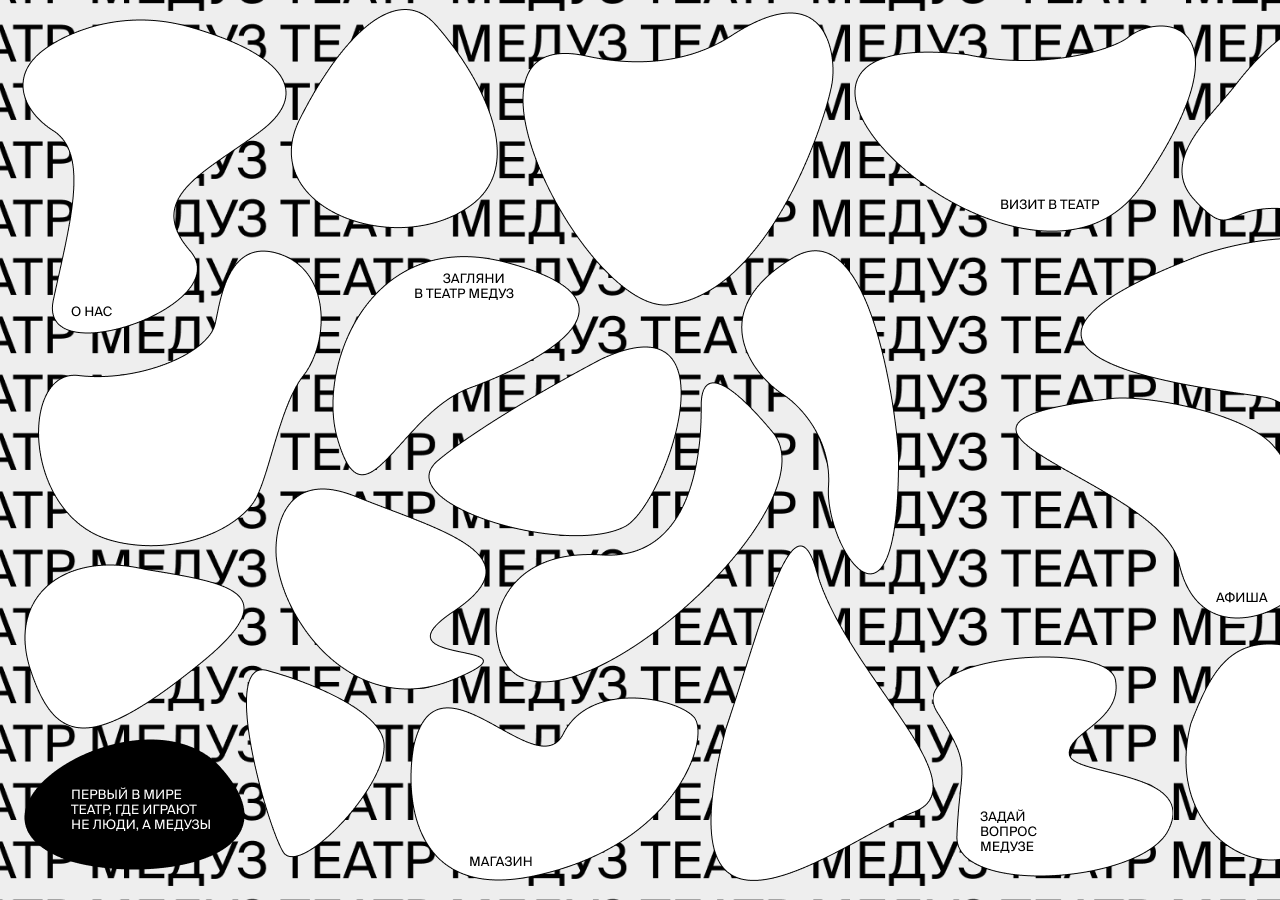
<file: index.html>
<!DOCTYPE html>
<html lang="ru">

<head>
  <meta charset="UTF-8">
  <meta http-equiv="X-UA-Compatible"
        content="IE=edge">
  <meta name="viewport"
        content="width=device-width, initial-scale=1.0">
  <title>Театр Медуз</title>
  <link rel="stylesheet"
        href="assets/css/home.css">
</head>

<body>
  <div id="main">
    <div class="home-page">
      <div class="container">
        <a href="about.html"
           class="meduza-shape meduza-shape_1">
          О НАС
        </a>
        <div class="meduza-shape meduza-shape_2"></div>
        <div class="meduza-shape meduza-shape_3"></div>
        <div class="meduza-shape meduza-shape_4"></div>
        <div class="meduza-shape meduza-shape_5"></div>
        <a href="online.html"
           class="meduza-shape meduza-shape_6">
          ЗАГЛЯНИ
          В ТЕАТР МЕДУЗ
        </a>
        <div class="meduza-shape meduza-shape_7"></div>
        <div class="meduza-shape meduza-shape_8"></div>
        <div class="meduza-shape meduza-shape_9"></div>
        <div class="meduza-shape meduza-shape_10"></div>
        <div class="meduza-shape meduza-shape_11"></div>
        <a href="shop.html"
           class="meduza-shape meduza-shape_12">
          МАГАЗИН
        </a>
        <a href="visit.html"
           class="meduza-shape meduza-shape_13">
          ВИЗИТ В ТЕАТР
        </a>
        <div class="meduza-shape meduza-shape_14"></div>
        <div class="meduza-shape meduza-shape_15"></div>
        <div class="meduza-shape meduza-shape_16"></div>
        <div class="meduza-shape meduza-shape_17"></div>
        <a href="afisha.html"
           class="meduza-shape meduza-shape_18">
          АФИША
        </a>
        <div class="meduza-shape meduza-shape_19"></div>
        <div class="meduza-shape meduza-shape_20"></div>
        <a href="qa.html"
           class="meduza-shape meduza-shape_21">
          ЗАДАЙ ВОПРОС МЕДУЗЕ
        </a>
      </div>
    </div>
  </div>
</body>

</html>
</file>
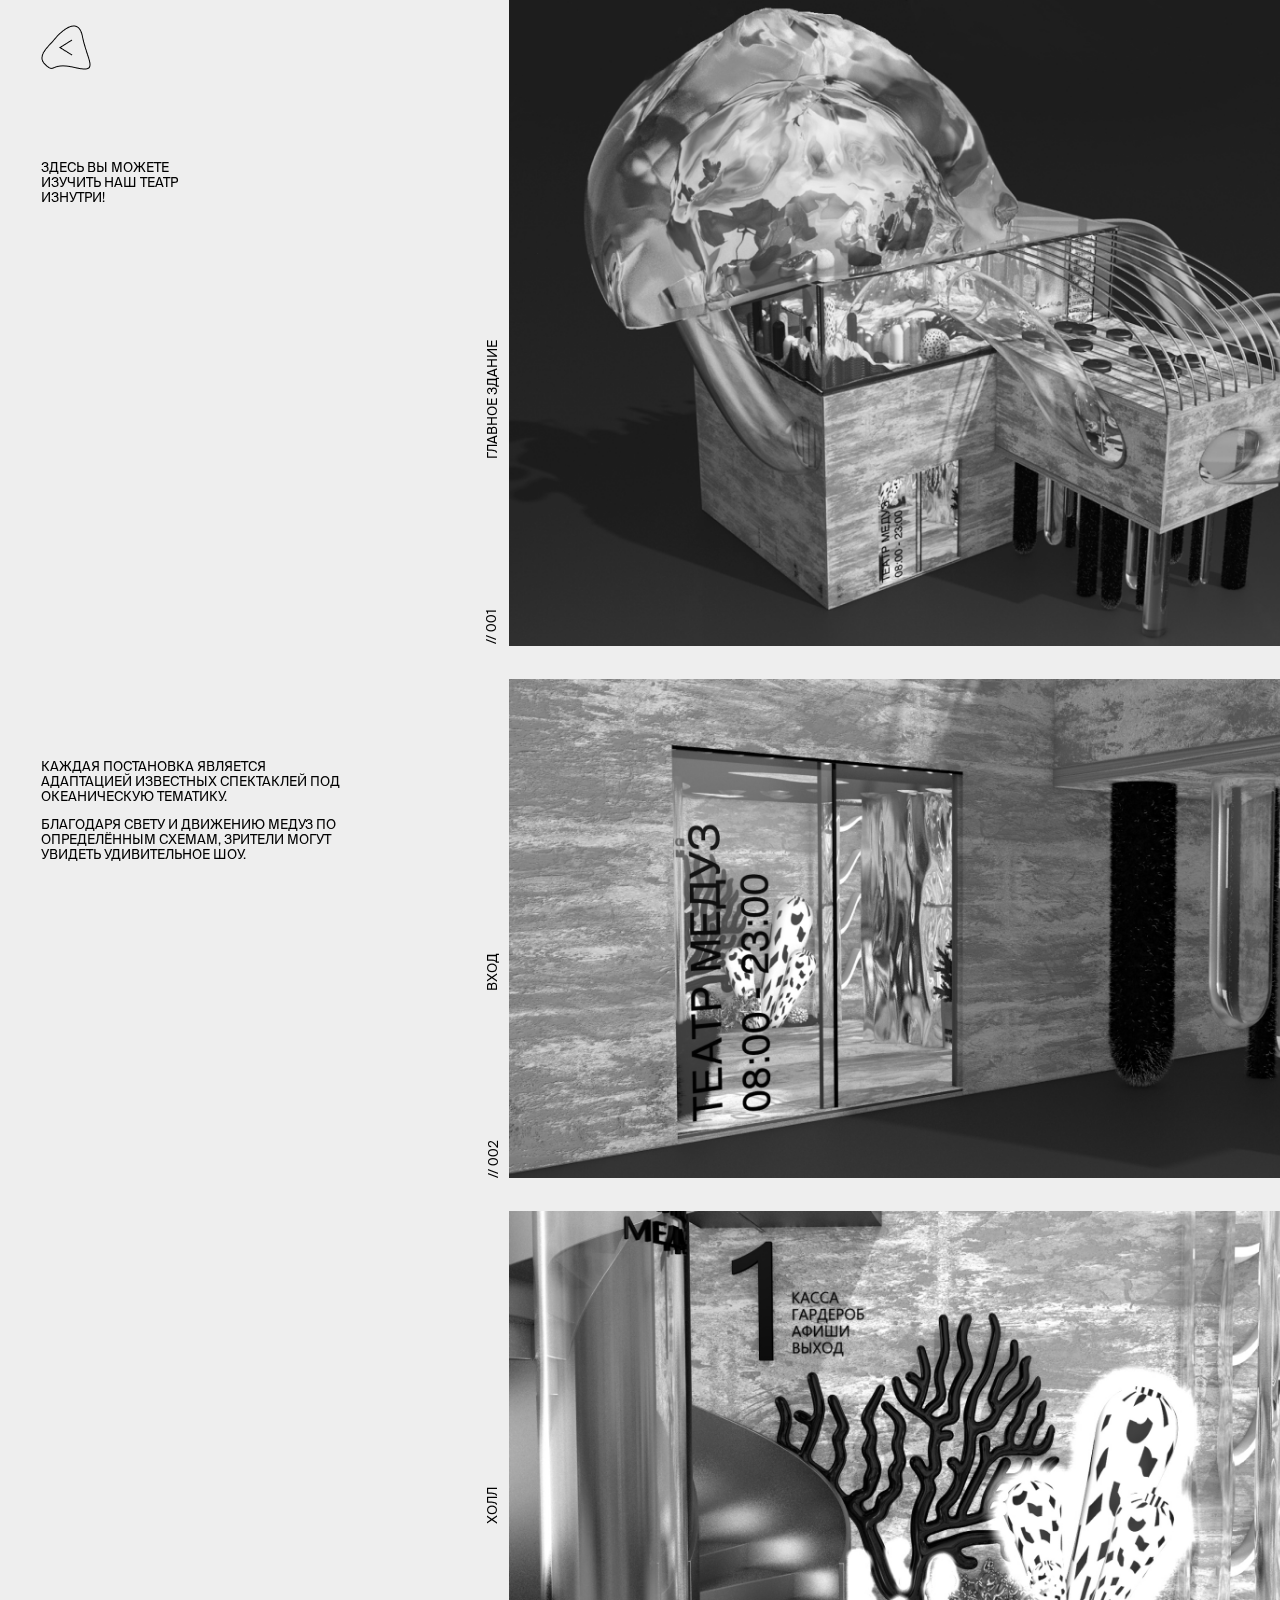
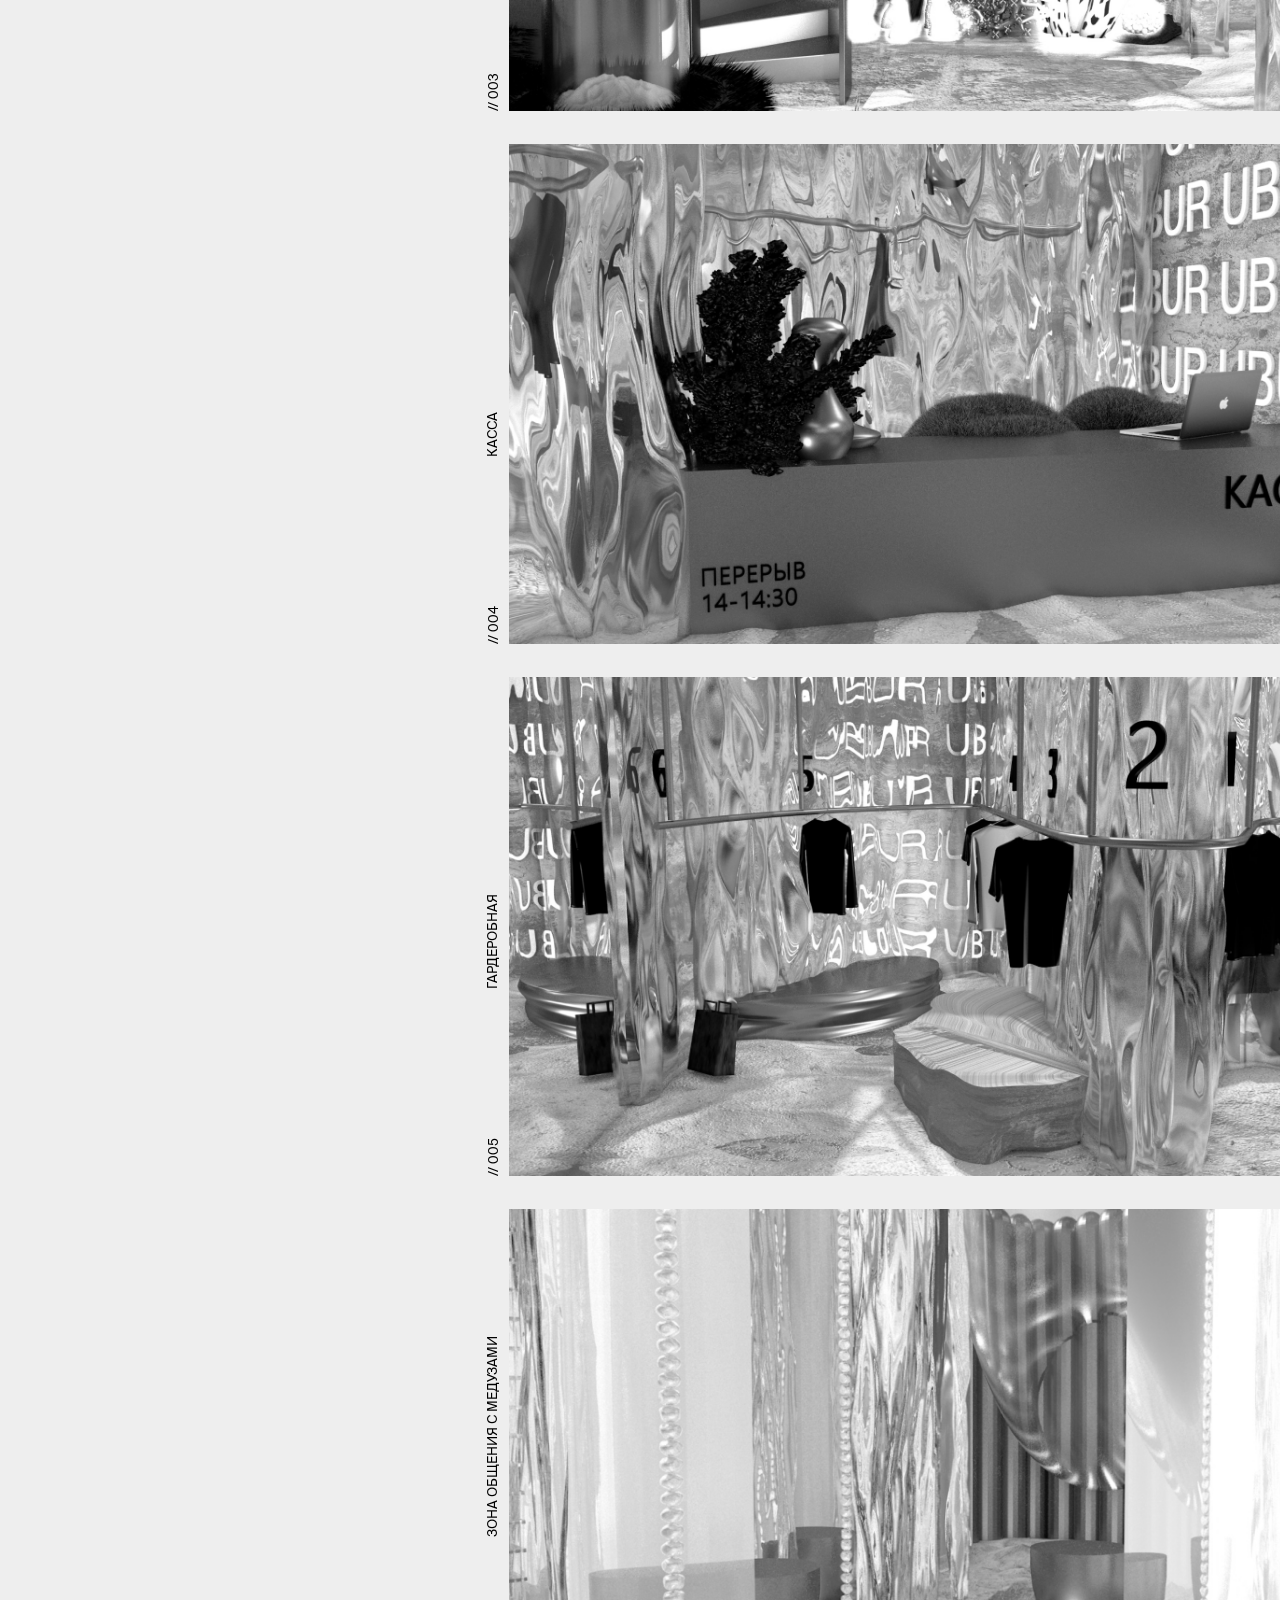
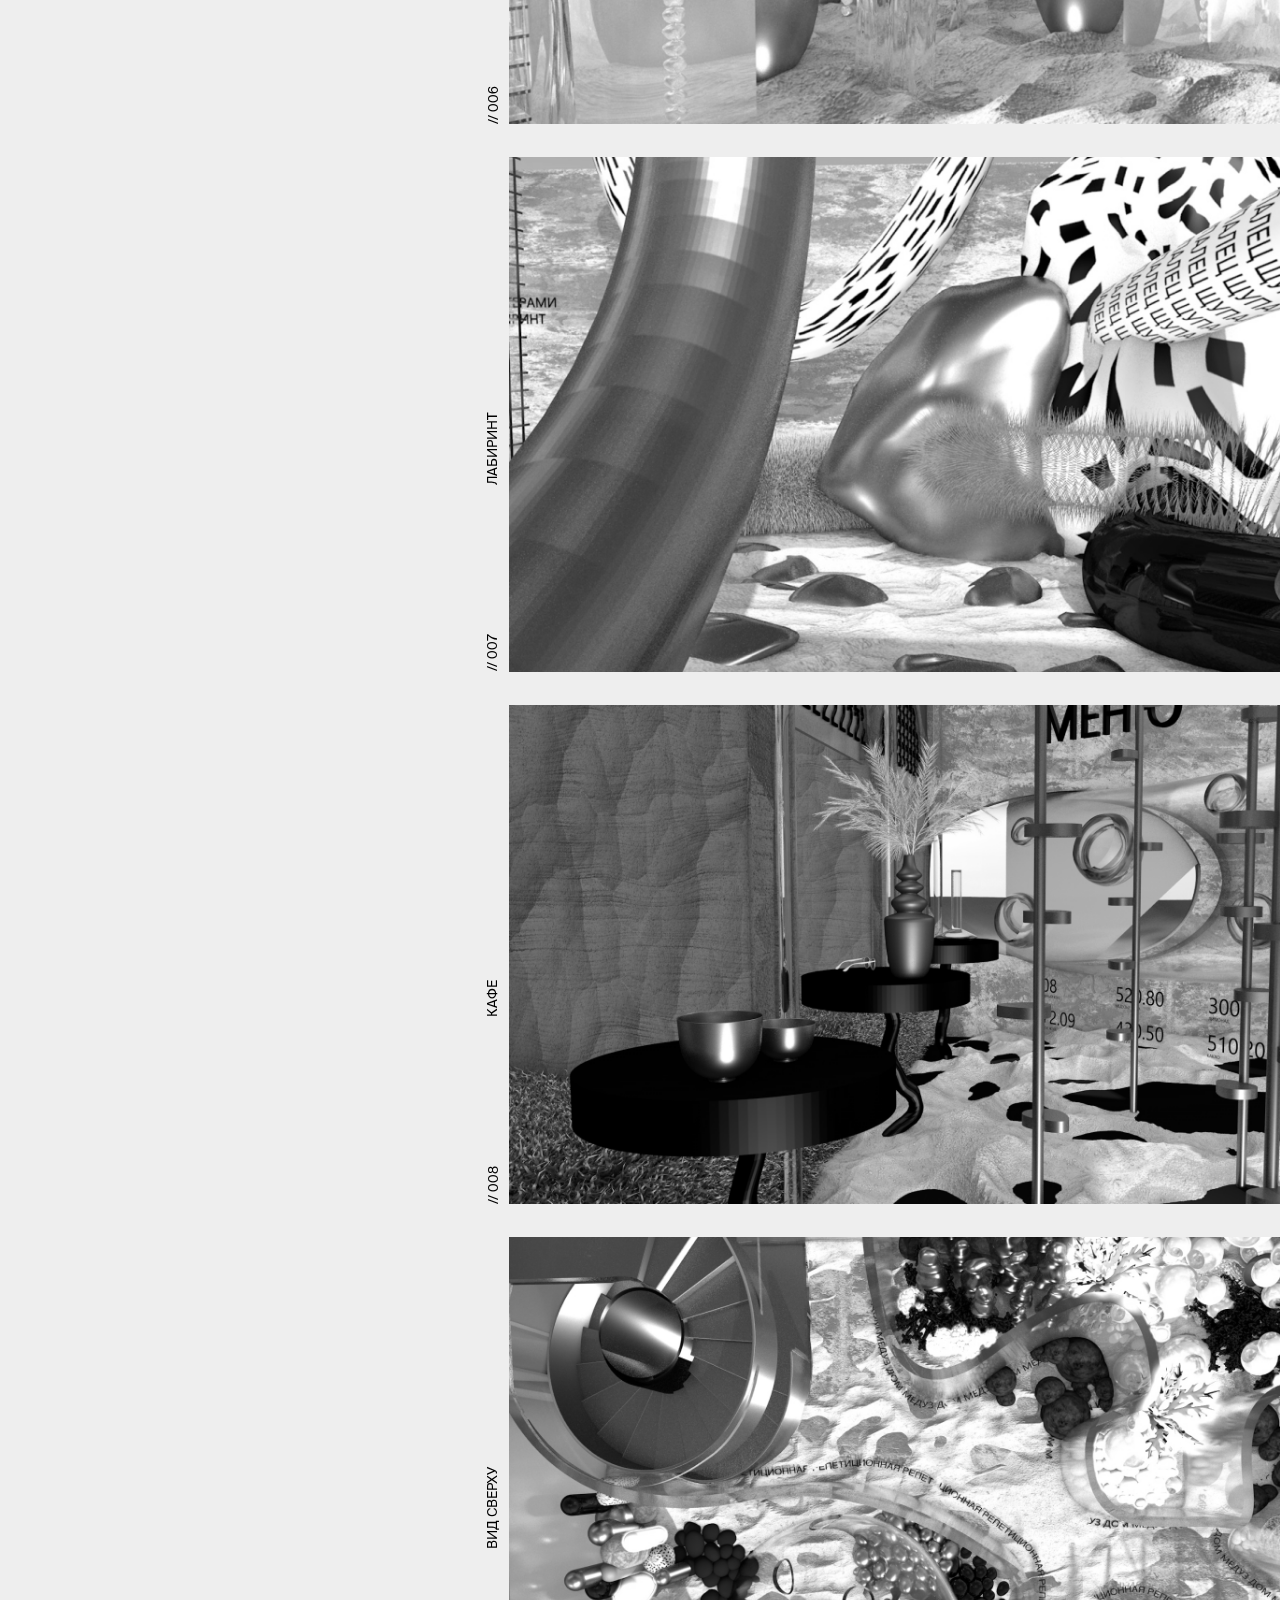
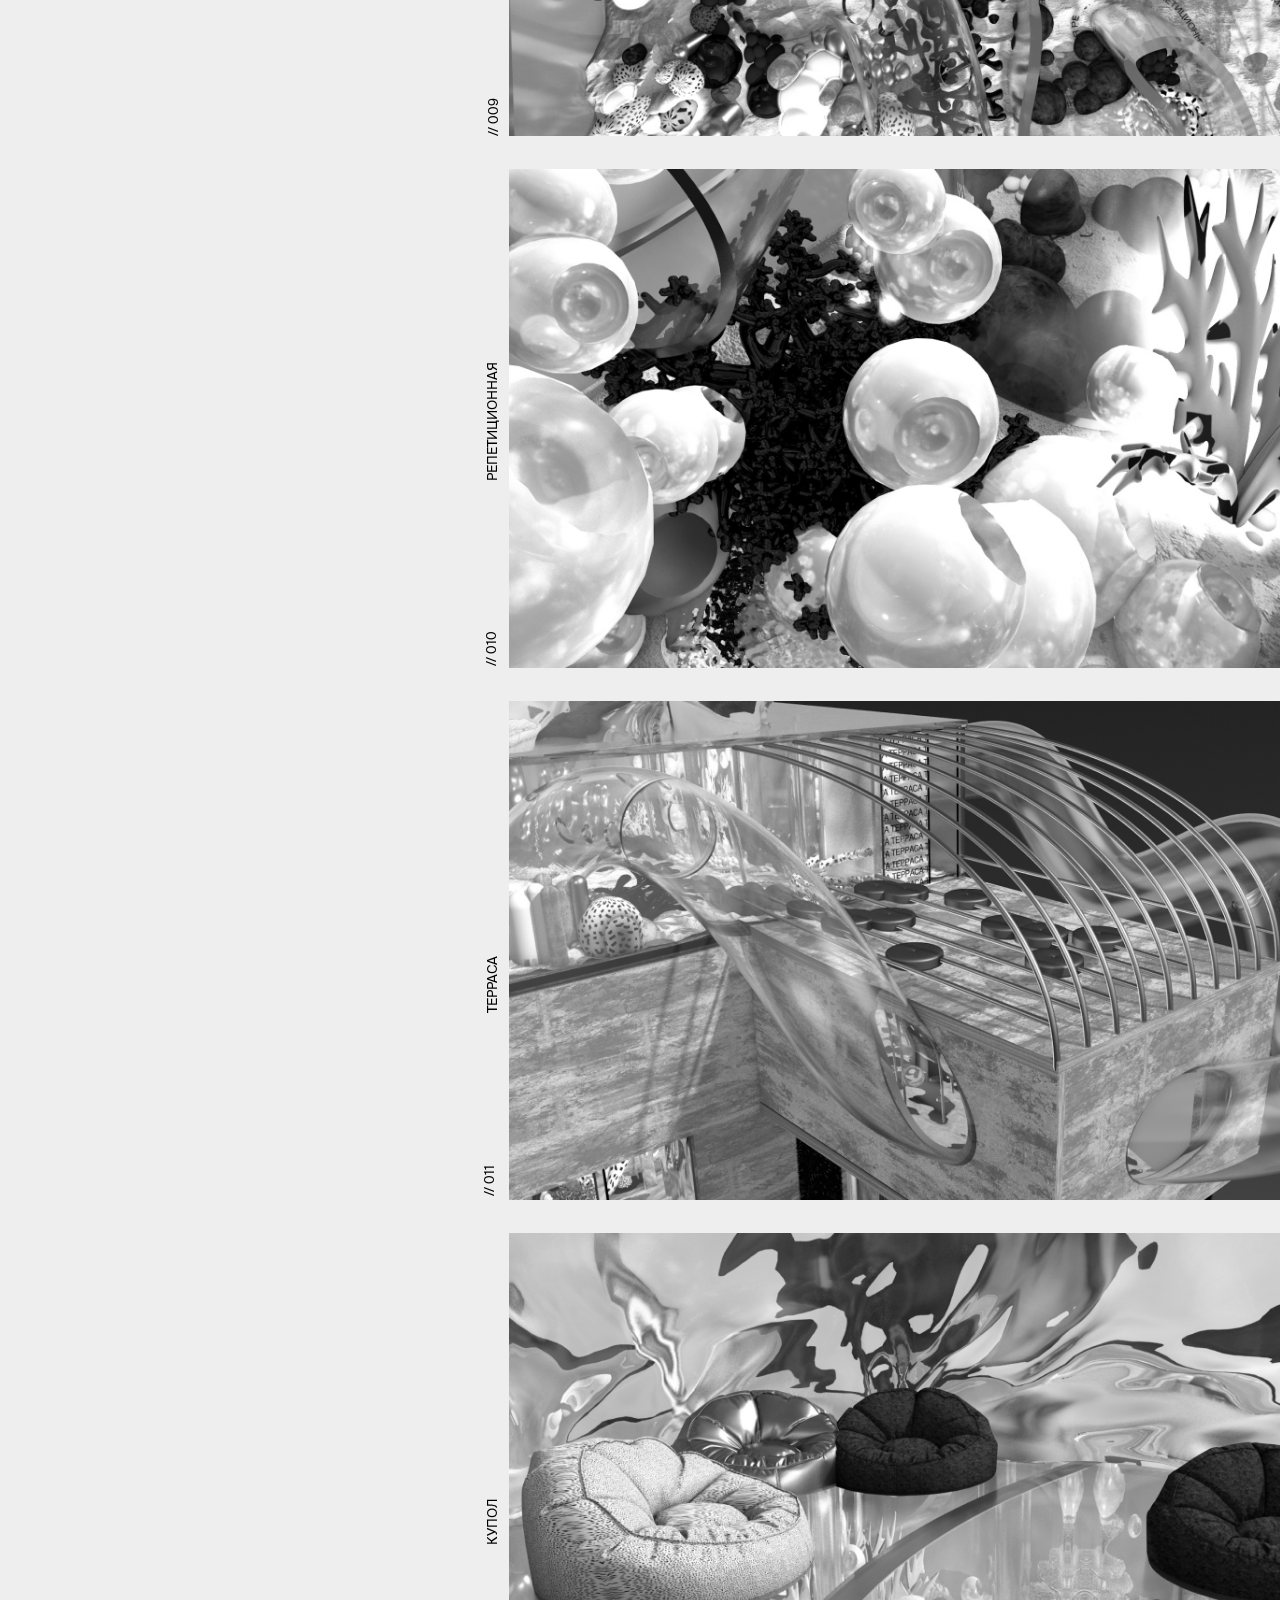
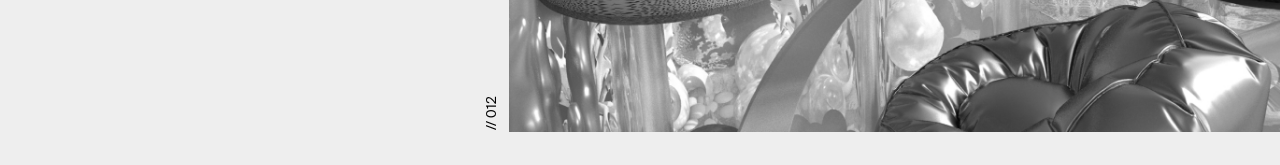
<file: about.html>
<!DOCTYPE html>
<html lang="ru">

<head>
  <meta charset="UTF-8">
  <meta http-equiv="X-UA-Compatible"
        content="IE=edge">
  <meta name="viewport"
        content="width=device-width, initial-scale=1.0">
  <title>Театр Медуз</title>
  <link rel="stylesheet"
        href="assets/css/about.css">
</head>

<body>
  <div id="main">
    <div class="page-about">
      <div class="container">
        <div class="page-layout">
          <div class="sidebar">
            <div class="sidebar-content">
              <a href="index.html"
                 class="link-back"></a>
              <div class="sidebar-text">
                здесь вы можете
                изучить наш театр
                изнутри!
              </div>

              <div class="sidebar-text-bottom">
                <p>Каждая постановка
                  является адаптацией
                  известных спектаклей
                  под океаническую тематику.</p>
                <p>Благодаря свету и движению
                  медуз по определённым схемам,
                  зрители могут увидеть удивительное шоу.</p>
              </div>
            </div>
          </div>

          <div class="page-content">
            <div class="zone-section">
              <img src="assets/img/about/about_img_1.png"
                   alt="главное здание">
              <div class="zone-name">главное здание</div>
              <div class="zone-number">// 001</div>
            </div>

            <div class="zone-section">
              <img src="assets/img/about/about_img_2.png"
                   alt="вход">
              <div class="zone-name">вход</div>
              <div class="zone-number">// 002</div>
            </div>

            <div class="zone-section">
              <img src="assets/img/about/about_img_3.png"
                   alt="холл">
              <div class="zone-name">холл</div>
              <div class="zone-number">// 003</div>
            </div>

            <div class="zone-section">
              <img src="assets/img/about/about_img_4.png"
                   alt="касса">
              <div class="zone-name">касса</div>
              <div class="zone-number">// 004</div>
            </div>

            <div class="zone-section">
              <img src="assets/img/about/about_img_5.png"
                   alt="гардеробная">
              <div class="zone-name">гардеробная</div>
              <div class="zone-number">// 005</div>
            </div>

            <div class="zone-section">
              <img src="assets/img/about/about_img_6.png"
                   alt="ЗОНА ОБЩЕНИЯ С МЕДУЗАМИ">
              <div class="zone-name">ЗОНА ОБЩЕНИЯ С МЕДУЗАМИ</div>
              <div class="zone-number">// 006</div>
            </div>

            <div class="zone-section">
              <img src="assets/img/about/about_img_8.png"
                   alt="ЛАБИРИНТ">
              <div class="zone-name">ЛАБИРИНТ</div>
              <div class="zone-number">// 007</div>
            </div>

            <div class="zone-section">
              <img src="assets/img/about/about_img_9.png"
                   alt="кафе">
              <div class="zone-name">кафе</div>
              <div class="zone-number">// 008</div>
            </div>

            <div class="zone-section">
              <img src="assets/img/about/about_img_10.png"
                   alt="ВИД СВЕРХУ">
              <div class="zone-name">ВИД СВЕРХУ</div>
              <div class="zone-number">// 009</div>
            </div>

            <div class="zone-section">
              <img src="assets/img/about/about_img_11.png"
                   alt="РЕПЕТИЦИОННАЯ">
              <div class="zone-name">РЕПЕТИЦИОННАЯ</div>
              <div class="zone-number">// 010</div>
            </div>

            <div class="zone-section">
              <img src="assets/img/about/about_img_12.png"
                   alt="ТЕРРАСА">
              <div class="zone-name">ТЕРРАСА</div>
              <div class="zone-number">// 011</div>
            </div>

            <div class="zone-section">
              <img src="assets/img/about/about_img_13.png"
                   alt="КУПОЛ">
              <div class="zone-name">КУПОЛ</div>
              <div class="zone-number">// 012</div>
            </div>
          </div>
        </div>
      </div>
    </div>
  </div>

  <script src="assets/js/jquery-3.6.0.min.js"></script>
  <script src="assets/js/script.js"
          type="text/javascript"></script>
</body>

</html>
</file>
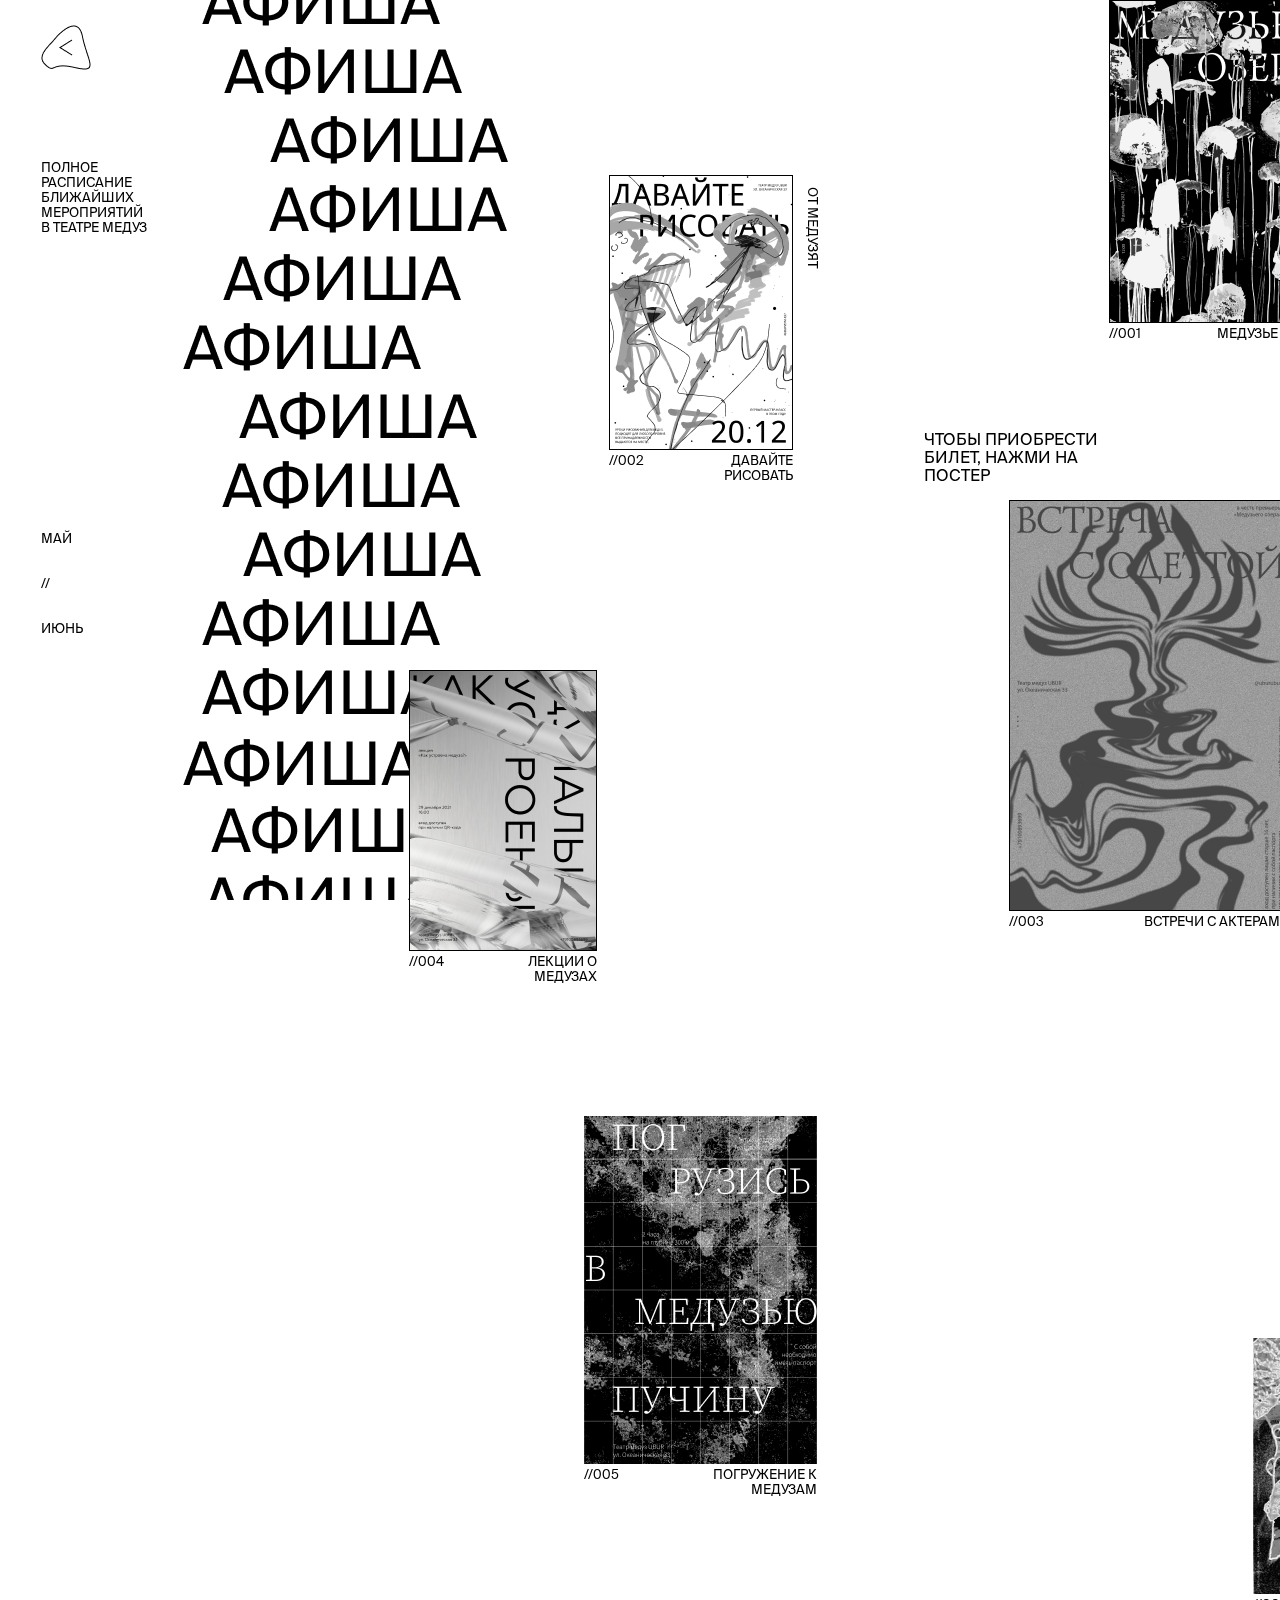
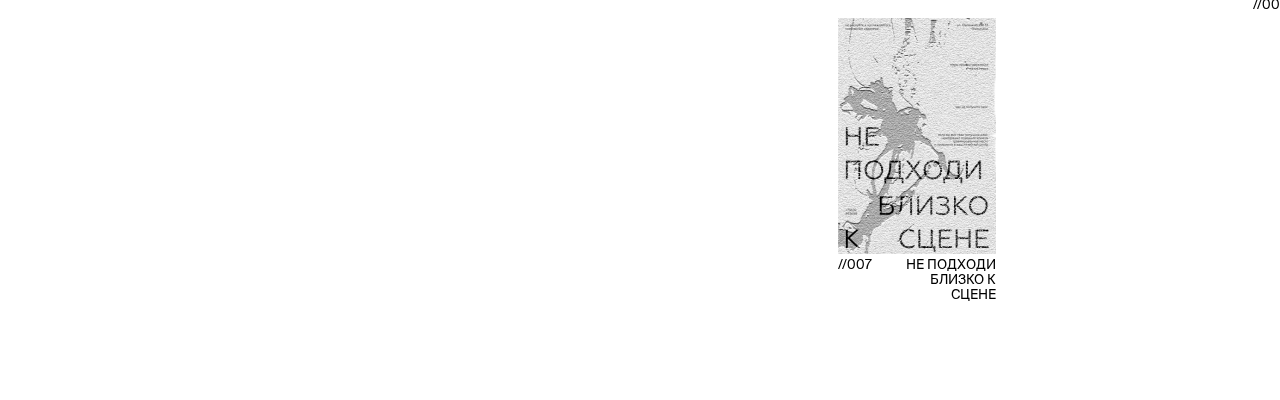
<file: afisha.html>
<!DOCTYPE html>
<html lang="ru">

<head>
  <meta charset="UTF-8">
  <meta http-equiv="X-UA-Compatible"
        content="IE=edge">
  <meta name="viewport"
        content="width=device-width, initial-scale=1.0">
  <title>Театр Медуз</title>
  <link rel="stylesheet"
        href="assets/css/afisha.css">
</head>

<body>
  <div id="main">
    <div class="page-afisha">
      <div class="container">
        <div class="page-layout">
          <div class="sidebar">
            <div class="sidebar-content">
              <a href="index.html"
                 class="link-back"></a>
              <div class="sidebar-text">
                полное расписание ближайших
                мероприятий в театре медуз
              </div>
              <div class="sidebar-date">
                <div class="month">Май</div>
                //
                <div class="month">Июнь</div>
              </div>
            </div>
          </div>

          <div class="page-content">
            <span class="text-indicator">
              чтобы приобрести
              билет, нажми
              на постер
            </span>
            <div class="page-arrow-down"></div>

            <a href="ticket.html"
               class="spectacle-card spectacle-card_1">
              <div class="spectacle-card-content">
                <img src="assets/img/afisha/ticket_cover_1.png"
                     alt="медузье озеро">
                <span class="spectacle-number">//001</span>
                <span class="spectacle-name">медузье озеро</span>
              </div>
            </a>

            <a href="ticket.html"
               class="spectacle-card spectacle-card_2">
              <div class="spectacle-card-content">
                <img src="assets/img/afisha/ticket_cover_2.png"
                     alt="медузье озеро">
                <span class="spectacle-number">//002</span>
                <span class="spectacle-name">давайте рисовать</span>
                <span class="spectacle-subtitle">от медузят</span>
              </div>
            </a>

            <a href="ticket.html"
               class="spectacle-card spectacle-card_3">
              <div class="spectacle-card-content">
                <img src="assets/img/afisha/ticket_cover_3.png"
                     alt="медузье озеро">
                <span class="spectacle-number">//003</span>
                <span class="spectacle-name">встречи с актерами</span>
              </div>
            </a>

            <a href="ticket.html"
               class="spectacle-card spectacle-card_4">
              <div class="spectacle-card-content">
                <img src="assets/img/afisha/ticket_cover_4.png"
                     alt="медузье озеро">
                <span class="spectacle-number">//004</span>
                <span class="spectacle-name">лекции о медузах</span>
              </div>
            </a>

            <a href="ticket.html"
               class="spectacle-card spectacle-card_5">
              <div class="spectacle-card-content">
                <img src="assets/img/afisha/ticket_cover_5.png"
                     alt="медузье озеро">
                <span class="spectacle-number">//005</span>
                <span class="spectacle-name">погружение к медузам</span>
              </div>
            </a>

            <a href="ticket.html"
               class="spectacle-card spectacle-card_6">
              <div class="spectacle-card-content">
                <img src="assets/img/afisha/ticket_cover_6.png"
                     alt="медузье озеро">
                <span class="spectacle-number">//006</span>
                <span class="spectacle-name">летающие медузы</span>
              </div>
            </a>

            <a href="ticket.html"
               class="spectacle-card spectacle-card_7">
              <div class="spectacle-card-content">
                <img src="assets/img/afisha/ticket_cover_7.png"
                     alt="медузье озеро">
                <span class="spectacle-number">//007</span>
                <span class="spectacle-name">Не подходи близко к сцене</span>
              </div>
            </a>
          </div>
        </div>
      </div>
    </div>
  </div>
</body>

</html>
</file>
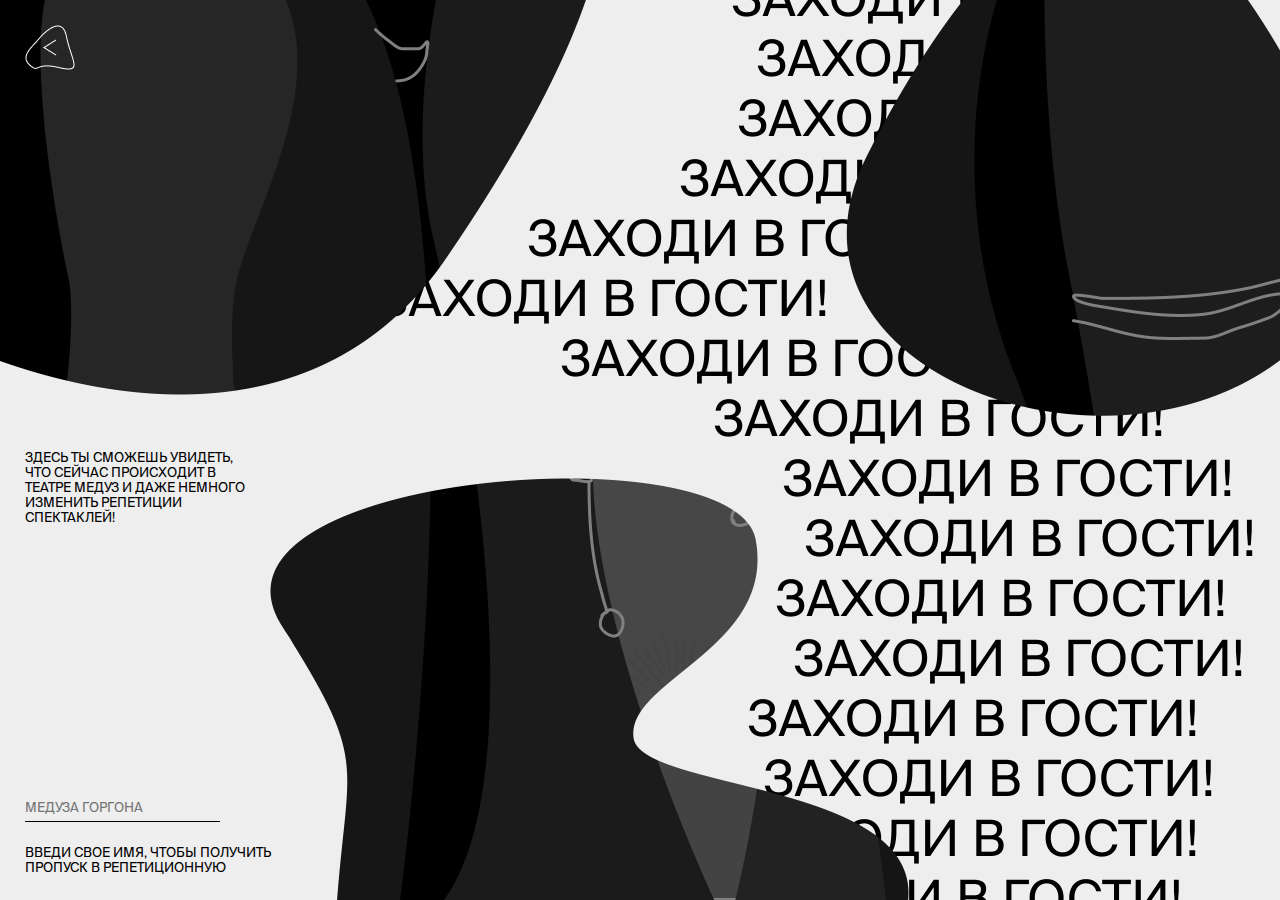
<file: online.html>
<!DOCTYPE html>
<html lang="ru">

<head>
  <meta charset="UTF-8">
  <meta http-equiv="X-UA-Compatible"
        content="IE=edge">
  <meta name="viewport"
        content="width=device-width, initial-scale=1.0">
  <title>Театр Медуз</title>
  <link rel="stylesheet"
        href="assets/css/online.css">
</head>

<body>
  <div id="main">
    <div class="page-online">
      <div class="container">
        <a href="index.html"
           class="link-back link-back_white"></a>
        <a href="scene.html"
           class="link-scene link-scene_disabled">
          <div class="link-text-wrapper">
            <span>зайти в Театр</span>
          </div>
        </a>

        <div class="page-text-info">здесь ты сможешь увидеть, что сейчас происходит
          в театре медуз и даже
          немного изменить
          репетиции спектаклей!</div>

        <div class="page-text-zone">репетиционная</div>

        <div class="page-text-index">// 03</div>

        <div class="form-group">
          <input type="text"
                 placeholder="медуза горгона"
                 id="formInputName"
                 class="form-input">
          <span class="form-hint">введи свое имя, чтобы получить пропуск в репетиционную</span>
        </div>
      </div>
    </div>
  </div>

  <script src="assets/js/jquery-3.6.0.min.js"></script>
  <script src="assets/js/script.js"
          type="text/javascript"></script>
</body>

</html>
</file>
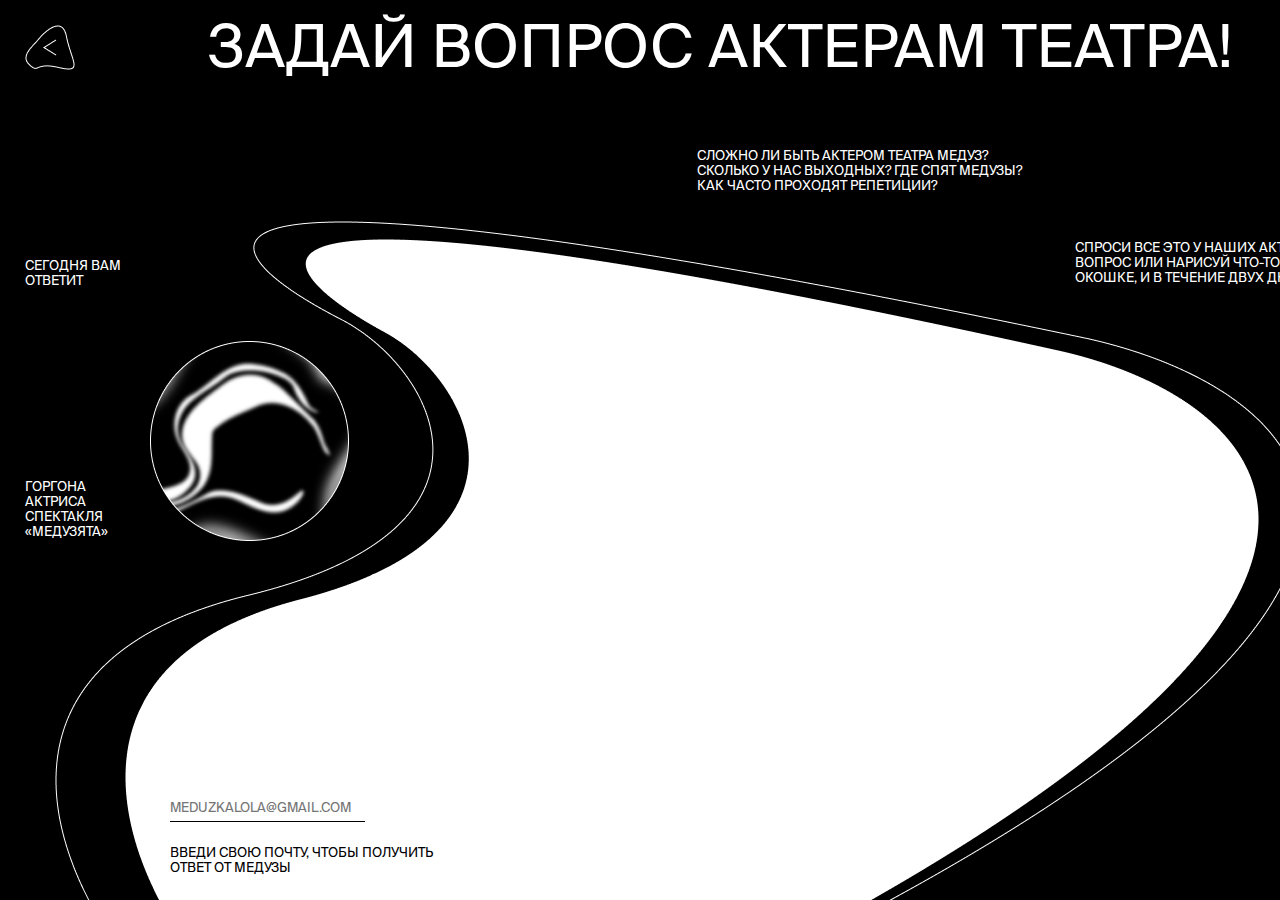
<file: qa.html>
<!DOCTYPE html>
<html lang="ru">

<head>
  <meta charset="UTF-8">
  <meta http-equiv="X-UA-Compatible"
        content="IE=edge">
  <meta name="viewport"
        content="width=device-width, initial-scale=1.0">
  <title>Театр Медуз</title>
  <link rel="stylesheet"
        href="assets/css/qa.css">
</head>

<body>
  <div id="main">
    <div class="page-qa">
      <div class="container">
        <a href="index.html"
           class="link-back link-back_white"></a>
        <h1>задай вопрос актерам театра!</h1>

        <p class="text-1">сегодня
          вам ответит</p>
        <p class="text-2">горгона
          <br>
          актриса спектакля
          «медузята»
        </p>
        <p class="text-3">сложно ли быть актером театра медуз? сколько у нас выходных? где спят медузы? как часто
          проходят репетиции?</p>
        <p class="text-4">спроси все это у наших актеров!
          задай вопрос или нарисуй что-то
          в специальном окошке, и в течение
          двух дней вам ответят.</p>

        <canvas id="canvas"></canvas>

        <div class="form-group">
          <input type="email"
                 placeholder="meduzkalola@gmail.com"
                 class="form-input">
          <span class="form-hint">введи свою почту, чтобы
            получить ответ от медузы</span>
        </div>

        <button class="button-send">Отправить</button>
      </div>
    </div>
  </div>

  <script src="assets/js/jquery-3.6.0.min.js"></script>
  <script src="assets/js/script.js"
          type="text/javascript"></script>
</body>

</html>
</file>
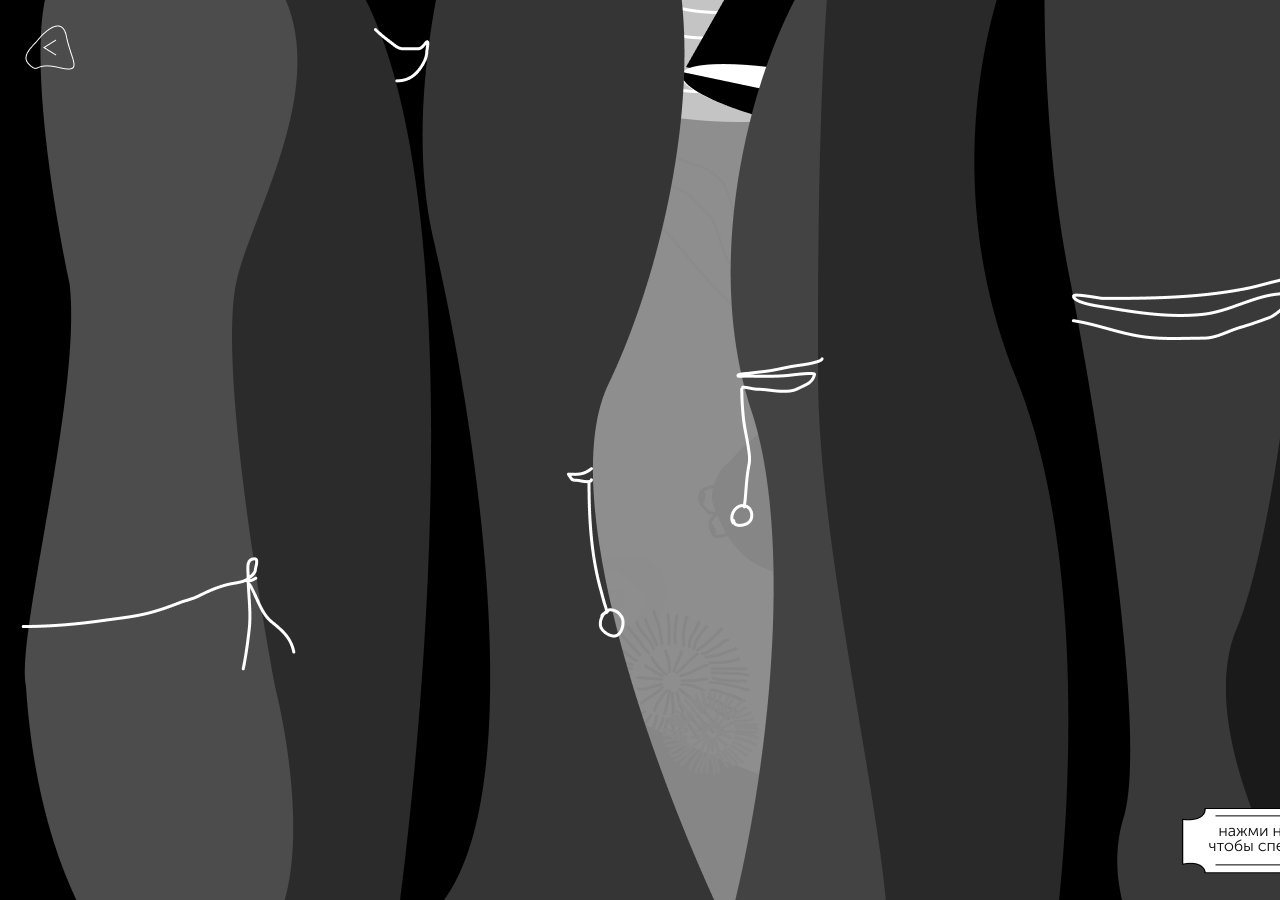
<file: scene.html>
<!DOCTYPE html>
<html lang="ru">

<head>
	<meta charset="UTF-8">
	<meta http-equiv="X-UA-Compatible"
				content="IE=edge">
	<meta name="viewport"
				content="width=device-width, initial-scale=1.0">
	<title>UBUR</title>
	<link rel="stylesheet"
				href="assets/css/scene.css">
</head>

<body>
	<div id="main">
		<div class="scene">
			<a href="online.html"
				 class="link-back link-back_white"></a>
			<img src="assets/img/scene/curtain_left.png"
					 alt="Шторка левая"
					 class="scene__curtain scene__curtain_left"
					 data-direction="left">
			<img src="assets/img/scene/curtain_right.png"
					 alt="Шторка правая"
					 class="scene__curtain scene__curtain_right"
					 data-direction="right">

			<img src="assets/img/scene/curtain_top_1.png"
					 alt="Шторка верняя 1"
					 class="scene__curtain-top">
			<img src="assets/img/scene/curtain_top_2.png"
					 alt="Шторка верняя 1"
					 class="scene__curtain-top scene__curtain-top_2">

			<img src="assets/img/scene/projector_1.png"
					 alt="Проектор 1"
					 class="scene__projector scene__projector_1"
					 data-index="1">
			<img src="assets/img/scene/projector_2.png"
					 alt="Проектор 2"
					 class="scene__projector scene__projector_2"
					 data-index="2">
			<img src="assets/img/scene/projector_3.png"
					 alt="Проектор 3"
					 class="scene__projector scene__projector_3"
					 data-index="3">
			<img src="assets/img/scene/projector_4.png"
					 alt="Проектор 4"
					 class="scene__projector scene__projector_4"
					 data-index="4">
			<img src="assets/img/scene/projector_5.png"
					 alt="Проектор 5"
					 class="scene__projector scene__projector_5"
					 data-index="5">
			<img src="assets/img/scene/projector_6.png"
					 alt="Проектор 6"
					 class="scene__projector scene__projector_6"
					 data-index="6">

			<img src="assets/img/scene/light_projector_0.png"
					 alt="Свет"
					 class="scene__light">

			<img src="assets/img/scene/sea_horse_1.png"
					 alt="Морская лошадка"
					 class="sea-horse sea-horse_1">
			<img src="assets/img/scene/sea_horse_2.png"
					 alt="Морская лошадка"
					 class="sea-horse sea-horse_2">
			<img src="assets/img/scene/sea_horse_3.png"
					 alt="Морская лошадка"
					 class="sea-horse sea-horse_3">
			<img src="assets/img/scene/sea_horse_4.png"
					 alt="Морская лошадка"
					 class="sea-horse sea-horse_4">
			<img src="assets/img/scene/sea_horse_5.png"
					 alt="Морская лошадка"
					 class="sea-horse sea-horse_5">
			<img src="assets/img/scene/sea_horse_6.png"
					 alt="Морская лошадка"
					 class="sea-horse sea-horse_6">
			<img src="assets/img/scene/sea_horse_7.png"
					 alt="Морская лошадка"
					 class="sea-horse sea-horse_7">
			<img src="assets/img/scene/sea_horse_8.png"
					 alt="Морская лошадка"
					 class="sea-horse sea-horse_8">

			<img src="assets/img/scene/meduza_back_1.png"
					 alt="Медуза"
					 class="meduza-back meduza-back_1">
			<img src="assets/img/scene/meduza_back_2.png"
					 alt="Медуза"
					 class="meduza-back meduza-back_2">
			<img src="assets/img/scene/meduza_back_3.png"
					 alt="Медуза"
					 class="meduza-back meduza-back_3">

			<img src="assets/img/scene/meduza_front_1.png"
					 alt="Медуза"
					 class="meduza-front meduza-front_1">
			<img src="assets/img/scene/meduza_front_2.png"
					 alt="Медуза"
					 class="meduza-front meduza-front_2">
			<img src="assets/img/scene/meduza_front_3.png"
					 alt="Медуза"
					 class="meduza-front meduza-front_3">
			<img src="assets/img/scene/meduza_front_4.png"
					 alt="Медуза"
					 class="meduza-front meduza-front_4">
			<img src="assets/img/scene/meduza_front_5.png"
					 alt="Медуза"
					 class="meduza-front meduza-front_5">

			<img src="assets/img/scene/bottom_1.png"
					 alt="Дно"
					 class="scene__bottom">
			<img src="assets/img/scene/bottom_2.png"
					 alt="Дно"
					 class="scene__bottom-2">

			<div class="bottom__object-click">
				<div class="bottom__object-wrapper">
					<img src="assets/img/scene/bottom_object_1.png"
							 alt="Что-то"
							 class="scene__bottom-object-1">
				</div>
			</div>

			<img src="assets/img/scene/bottom_object_2.png"
					 alt="Что-то"
					 class="scene__bottom-object-2">
			<img src="assets/img/scene/bottom_object_3.png"
					 alt="Что-то"
					 class="scene__bottom-object-3">

			<img src="assets/img/scene/coral_1.png"
					 alt="Корал"
					 class="coral coral-1">
			<img src="assets/img/scene/coral_2.png"
					 alt="Корал"
					 class="coral coral-2">
			<img src="assets/img/scene/coral_3.png"
					 alt="Корал"
					 class="coral coral-3">
			<img src="assets/img/scene/coral_4.png"
					 alt="Корал"
					 class="coral coral-4">

			<div class="corals">
				<div class="corals__wrapper">
					<img src="assets/img/scene/coral_jewelz.png"
							 alt="Корал шарики"
							 class="coral__pearls">

					<img src="assets/img/scene/bubble_1.png"
							 alt="Пузырь"
							 class="coral__buble coral__bubble-1">
					<img src="assets/img/scene/bubble_2.png"
							 alt="Пузырь"
							 class="coral__buble coral__bubble-2">
					<img src="assets/img/scene/bubble_3.png"
							 alt="Пузырь"
							 class="coral__buble coral__bubble-3">
					<img src="assets/img/scene/bubble_4.png"
							 alt="Пузырь"
							 class="coral__buble coral__bubble-4">
				</div>
			</div>

			<div class="shell">
				<div class="shell__wrapper">
					<img src="assets/img/scene/shell_top.png"
							 alt="Ракушка"
							 class="shell__top">
					<img src="assets/img/scene/shell_bottom.png"
							 alt="Ракушка"
							 class="shell__bottom">
					<img src="assets/img/scene/pearl.png"
							 alt="Жемчужина"
							 class="shell__pearl">
				</div>
			</div>

			<img src="assets/img/scene/info.png"
					 alt="Нажми"
					 class="scene__info">
		</div>
	</div>

	<script src="assets/js/jquery-3.6.0.min.js"></script>
	<script src="assets/js/jquery-ui-1.13.1.min.js"></script>
	<script src="assets/js/scene.js"
					type="text/javascript"></script>
</body>

</html>
</file>
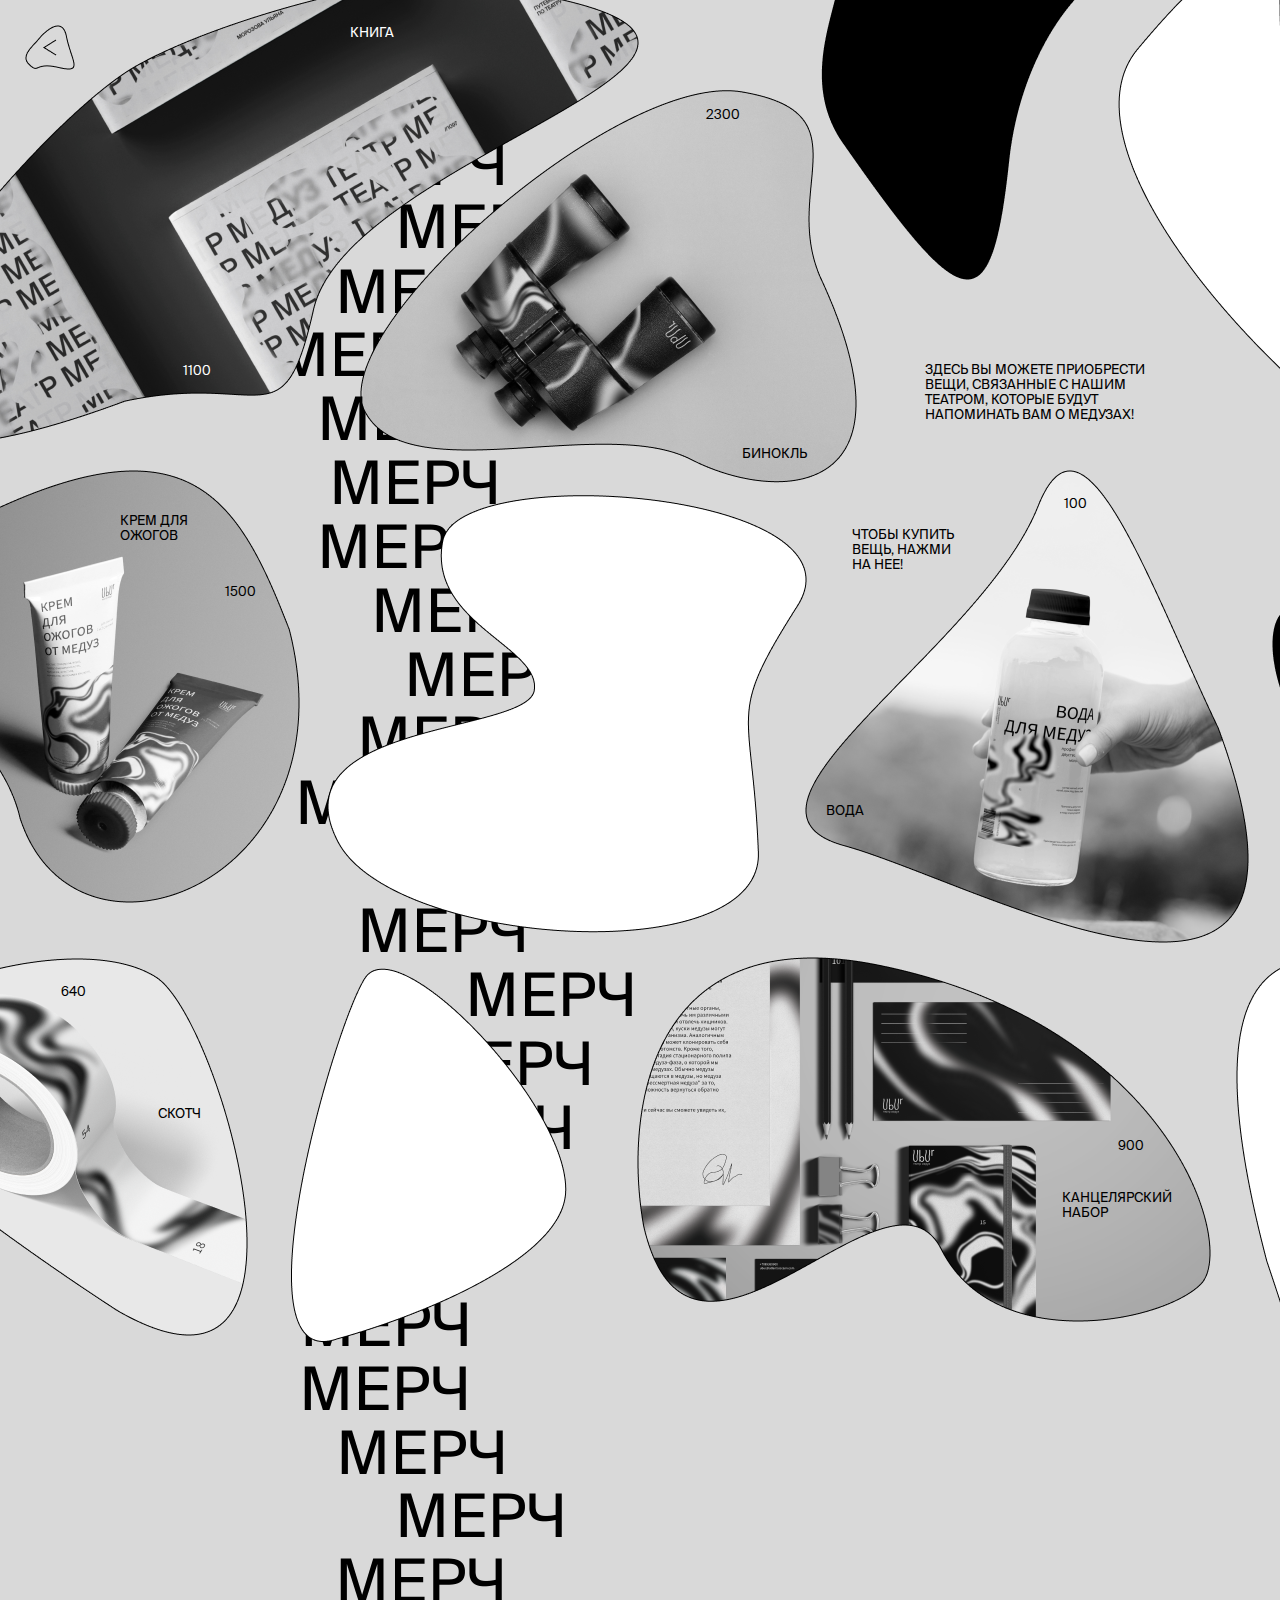
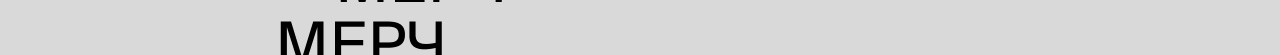
<file: shop.html>
<!DOCTYPE html>
<html lang="ru">

<head>
  <meta charset="UTF-8">
  <meta http-equiv="X-UA-Compatible"
        content="IE=edge">
  <meta name="viewport"
        content="width=device-width, initial-scale=1.0">
  <title>Театр Медуз</title>
  <link rel="stylesheet"
        href="assets/css/shop.css">
</head>

<body>
  <div id="main">
    <div class="page-shop">
      <div class="container">
        <a href="index.html"
           class="link-back"></a>

        <p class="text-info">здесь вы можете приобрести вещи, связанные с нашим театром, которые будут напоминать вам о
          медузах! </p>
        <p class="text-shop">ЧТОБЫ КУПИТЬ
          ВЕЩЬ, НАЖМИ
          НА НЕЕ!</p>

        <a href="#"
           class="product-book">
          <div class="product-info product-info_white">
            <div class="product-name">книга</div>
            <div class="product-price">1100</div>
          </div>
        </a>

        <a href="#"
           class="product-binocle">
          <div class="product-info">
            <div class="product-name">бинокль</div>
            <div class="product-price">2300</div>
          </div>
        </a>

        <a href="#"
           class="product-cream">
          <div class="product-info">
            <div class="product-name">крем для ожогов</div>
            <div class="product-price">1500</div>
          </div>
        </a>

        <a href="#"
           class="product-water">
          <div class="product-info">
            <div class="product-name">вода</div>
            <div class="product-price">100</div>
          </div>
        </a>

        <a href="#"
           class="product-skotch">
          <div class="product-info">
            <div class="product-name">скотч</div>
            <div class="product-price">640</div>
          </div>
        </a>

        <a href="#"
           class="product-cancelary">
          <div class="product-info">
            <div class="product-name">канцелярский набор</div>
            <div class="product-price">900</div>
          </div>
        </a>

        <div class="figure-1"></div>
        <div class="figure-2"></div>
        <div class="figure-3"></div>
        <div class="figure-4"></div>
        <div class="figure-5"></div>
        <div class="figure-6"></div>
      </div>
    </div>
  </div>
</body>

</html>
</file>
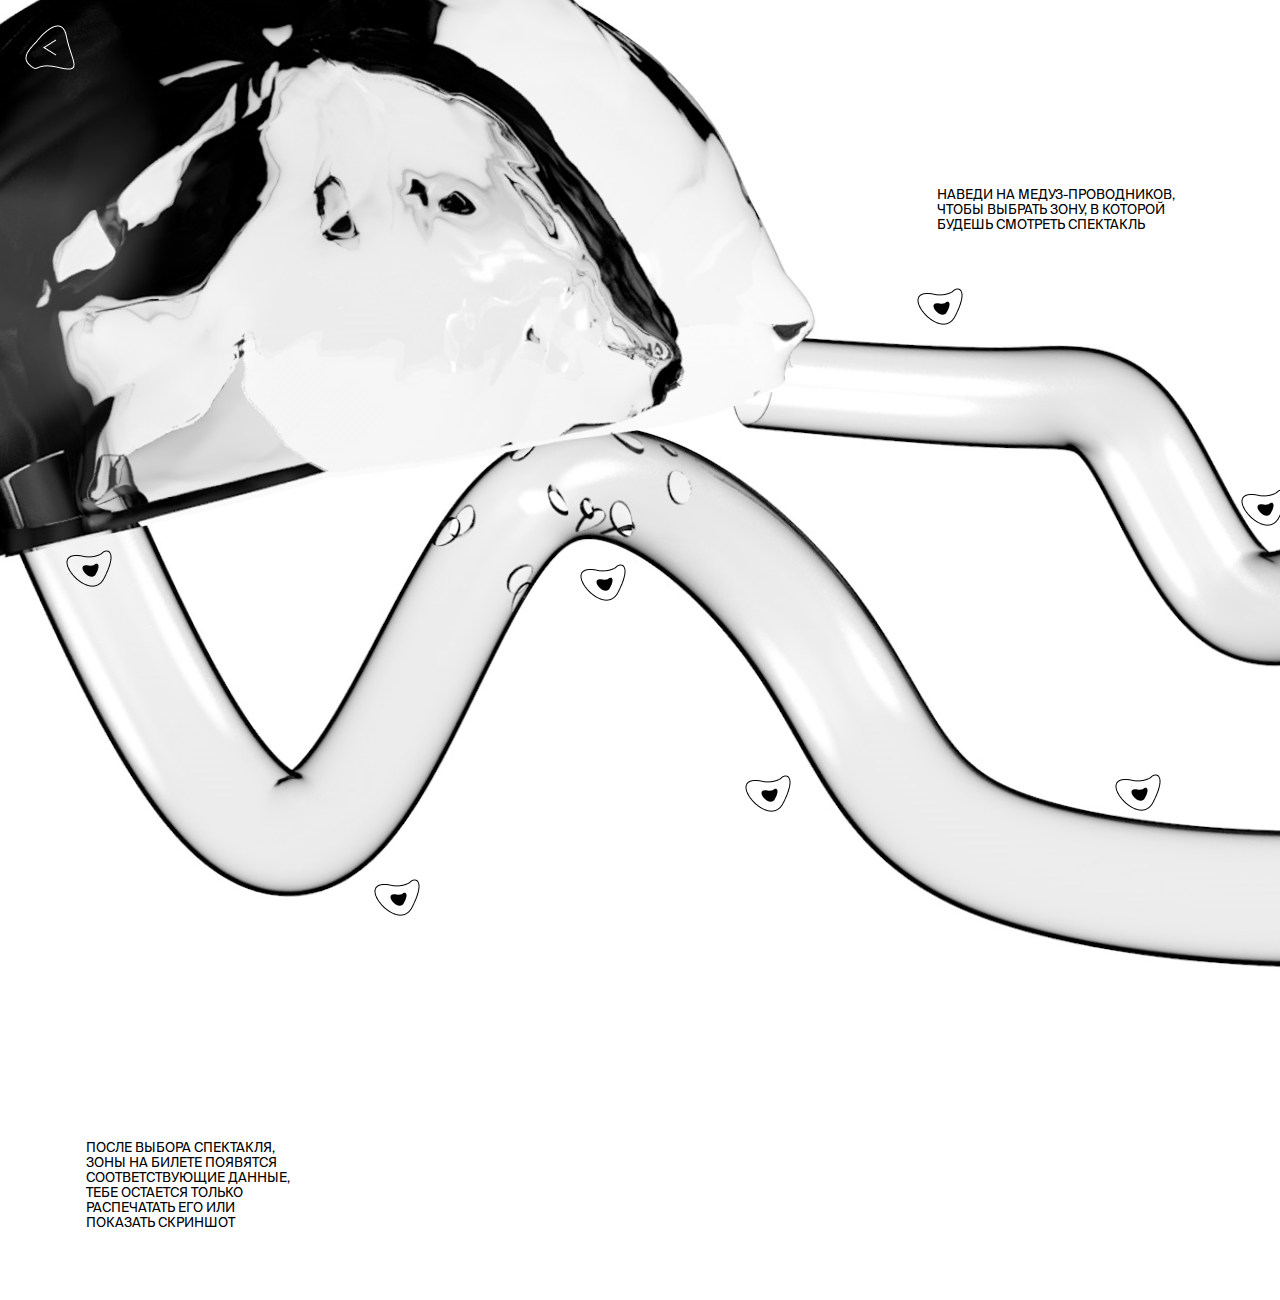
<file: ticket.html>
<!DOCTYPE html>
<html lang="ru">

<head>
  <meta charset="UTF-8">
  <meta http-equiv="X-UA-Compatible"
        content="IE=edge">
  <meta name="viewport"
        content="width=device-width, initial-scale=1.0">
  <title>Театр Медуз</title>
  <link rel="stylesheet"
        href="assets/css/ticket.css">
</head>

<body>
  <div id="main">
    <div class="page-ticket">
      <div class="container">
        <a href="index.html"
           class="link-back link-back_white"></a>

        <p class="page-text">наведи на медуз-проводников, чтобы выбрать зону, в которой будешь смотреть спектакль</p>

        <div class="page-arrow-down"></div>

        <div class="zones-container">
          <div class="zone-select zone-select_1">
            <div class="zone-select-content">
              <button class="zone-select-button"
                      data-index="1"
                      data-zone="вход в дом"></button>
              <span class="zone-select-tooltip">вход в дом</span>
            </div>
          </div>

          <div class="zone-select zone-select_2">
            <div class="zone-select-content">
              <button class="zone-select-button"
                      data-index="2"
                      data-zone="сцена для террасы //2"></button>
              <span class="zone-select-tooltip">сцена для террасы //2</span>
            </div>
          </div>

          <div class="zone-select zone-select_3">
            <div class="zone-select-content">
              <button class="zone-select-button"
                      data-index="3"
                      data-zone="кафе"></button>
              <span class="zone-select-tooltip">кафе</span>
            </div>
          </div>

          <div class="zone-select zone-select_4">
            <div class="zone-select-content">
              <button class="zone-select-button"
                      data-index="4"
                      data-zone="сцена для террасы //1"></button>
              <span class="zone-select-tooltip">сцена для террасы //1</span>
            </div>
          </div>

          <div class="zone-select zone-select_5">
            <div class="zone-select-content">
              <button class="zone-select-button"
                      data-index="5"
                      data-zone="репетиционная"></button>
              <span class="zone-select-tooltip">репетиционная</span>
            </div>
          </div>

          <div class="zone-select zone-select_6">
            <div class="zone-select-content">
              <button class="zone-select-button"
                      data-index="6"
                      data-zone="общение с гостями"></button>
              <span class="zone-select-tooltip">общение с гостями</span>
            </div>
          </div>

          <div class="zone-select zone-select_7">
            <div class="zone-select-content">
              <button class="zone-select-button"
                      data-index="7"
                      data-zone="Главная сцена"></button>
              <span class="zone-select-tooltip">Главная сцена</span>
            </div>
          </div>

          <div class="zones-text">
            после выбора спектакля, зоны на билете появятся соответствующие данные,
            тебе остается только распечатать его или показать скриншот
          </div>
        </div>

        <div class="ticket-section">
          <div class="ticket-section-text"></div>
          <div class="ticket">
            <div class="ticket-info">
              <div class="ticket-info-fields">
                <div class="ticket-info-field ticket-info-field_zone">
                  Зона: <span class="ticket-selected-zone"></span>
                </div>
                <div class="ticket-info-field ticket-info-field_event">
                  Событие: Лекция "Как устроена медуза?"
                </div>
                <div class="ticket-info-field ticket-info-field_details">
                  <span class="code">// 0021560</span>
                  <span class="role">Гость театра</span>
                </div>
              </div>
            </div>
            <div class="ticket-cover"></div>
            <div class="ticket-triangles"></div>
          </div>
          <button class="ticket-download">Скачать</button>
        </div>
      </div>
    </div>
  </div>

  <script src="assets/js/jquery-3.6.0.min.js"></script>
  <script src="assets/js/script.js"
          type="text/javascript"></script>
</body>

</html>
</file>
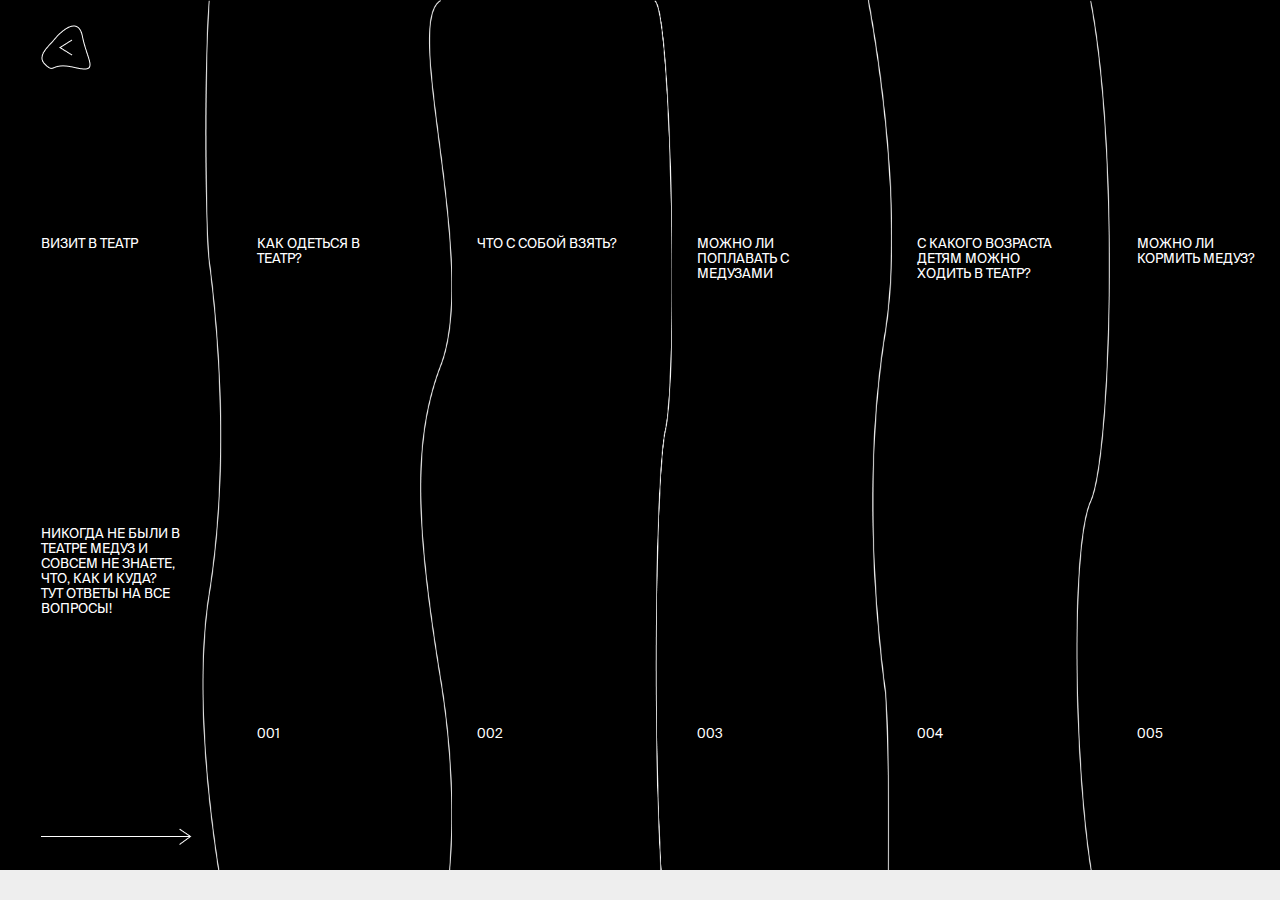
<file: visit.html>
<!DOCTYPE html>
<html lang="ru">

<head>
  <meta charset="UTF-8">
  <meta http-equiv="X-UA-Compatible"
        content="IE=edge">
  <meta name="viewport"
        content="width=device-width, initial-scale=1.0">
  <title>Театр Медуз</title>
  <link rel="stylesheet"
        href="assets/css/visit.css">
</head>

<body>
  <div id="main">
    <div class="page-visit">
      <div class="container">
        <div class="sections-qa-wrapper">
          <div class="section-qa section-qa_sticky">
            <a href="index.html"
               class="link-back link-back_white"></a>
            <p class="section-qa-title">визит В ТЕАТР</p>
            <p class="section-qa-subtitle">НИКОГДА НЕ БЫЛИ
              В ТЕАТРЕ МЕДУЗ
              И СОВСЕМ НЕ ЗНАЕТЕ,
              ЧТО, КАК И КУДА? <br>
              ТУТ ОТВЕТЫ
              НА ВСЕ ВОПРОСЫ!
            </p>
            <div class="page-arrow-right"></div>
          </div>

          <div class="section-qa section-qa_1">
            <p class="section-qa-title">КАК ОДЕТЬСЯ В ТЕАТР?</p>
            <p class="section-qa-subtitle">
              В ТЕАТРЕ МЕДУЗ НЕТ ОГРАНИЧЕНИЙ!
              ВЫ МОЖЕТЕ ВЫБРАТЬ ЛЮБЫЕ ВЕЩИ.
              НО ОСОБЕННО МЫ ЦЕНИМ ЧЕРНО-БЕЛЫЕ
              ВЕЩИ. ТАК ВЫ ПОЛНОСТЬЮ ПОГРУЗИТЕСЬ
              В НАШ МИР!
            </p>
            <span class="section-qa-index">001</span>
          </div>

          <div class="section-qa section-qa_2">
            <p class="section-qa-title">ЧТО С СОБОЙ ВЗЯТЬ?</p>
            <p class="section-qa-subtitle">
              почти все нужное вы можете купить прямо у нас!
              Бинокль, воду и даже крем от ожогов медуз.
              кроме того, если проголодаетесь, сможете зайти
              в кафе и поболтать с медузами-шефами.
            </p>
            <span class="section-qa-index">002</span>
          </div>

          <div class="section-qa section-qa_3">
            <p class="section-qa-title">можно ли
              поплавать
              с медузами</p>
            <p class="section-qa-subtitle">
              хороший вопрос :) пока что наш театр
              не оснащен специальным помещением,
              но в будущем мы планируем создать
              и такое направление погружения в наш мир!
            </p>
            <span class="section-qa-index">003</span>
          </div>

          <div class="section-qa section-qa_4">
            <p class="section-qa-title">С КАКОГО ВОЗРАСТА
              ДЕТЯМ МОЖНО
              ХОДИТЬ В ТЕАТР?</p>
            <p class="section-qa-subtitle">
              у нас есть разделение на спектакли по возрасту!
              мы очень ценим атмосферу в нашем театре,
              поэтому не можем сделать все спектакли 0+.
              для маленьких медузят у нас есть
              специальные мероприятия!
            </p>
            <span class="section-qa-index">004</span>
          </div>

          <div class="section-qa section-qa_5">
            <p class="section-qa-title">МОЖНО ЛИ
              КОРМИТЬ МЕДУЗ?</p>
            <p class="section-qa-subtitle">
              вы можете приобрести на кассе
              специальный планктон и предложить
              артистам попробовать при разговоре
              в зоне интервью. у медуз строгий
              график питания, но они любят побаловать
              себя планктоном и вряд ли откажут!
            </p>
            <span class="section-qa-index">005</span>
          </div>

          <div class="section-qa section-qa_6">
            <p class="section-qa-title">ЕСТЬ ЛИ СКИДКИ
              ДЛЯ ШКОЛЬНИКОВ?</p>
            <p class="section-qa-subtitle">
              если вы хотите устроить экскурсию для 10
              и больше медузят, то да! созвонитесь с нашим
              центром заботы заранее, и мы предоставим
              вам скидку 30%!
            </p>
            <span class="section-qa-index">006</span>
          </div>

          <div class="section-qa section-qa_7">
            <p class="section-qa-title">КАК НАЙТИ
              БУФЕТ?</p>
            <p class="section-qa-subtitle">
              все просто! на втором этаже вам надо пройти
              рядом с зоной интервью и обогнуть по левому
              краю медузий лабиринт. тогда вы сразу увидите
              наше кафе, где сможете отведать самое вкусное
              медузье желе
            </p>
            <span class="section-qa-index">007</span>
          </div>
        </div>
      </div>
    </div>
  </div>

  <script src="assets/js/jquery-3.6.0.min.js"></script>
  <script src="assets/js/script.js"
          type="text/javascript"></script>
</body>

</html>
</file>
<file: assets/css/home.css>
@import './main.css';

.home-page {
  background: url('../img/home/home_background.png') center /cover;
  background-size: 1440px 990px;
  height: 100vh;
}

.meduza-shape {
  position: absolute;
  font-size: 0;
  -webkit-transition: background .3s;
  -o-transition: background .3s;
  transition: background .3s;
  z-index: 1;
}

a.meduza-shape {
  z-index: 2;
}

.meduza-shape_1 {
  width: 265px;
  height: 315px;
  top: 19px;
  left: 22px;
  background: url('../img/home/meduza_shape_1.png') center /cover;
}

.meduza-shape_1:hover {
  background: url('../img/home/meduza_shape_1_inverted.png') center /cover;
}

.meduza-shape_2 {
  width: 284px;
  height: 297px;
  top: 250px;
  left: 38px;
  background: url('../img/home/meduza_shape_2.png') center /cover;
}

.meduza-shape_3 {
  width: 221px;
  height: 165px;
  top: 564px;
  left: 24px;
  background: url('../img/home/meduza_shape_3.png') center /cover;
}

.meduza-shape_4 {
  width: 221px;
  height: 131px;
  top: 739px;
  left: 24px;
  background: url('../img/home/meduza_shape_4.png') center /cover;
}

.meduza-shape_5 {
  width: 208px;
  height: 220px;
  top: 9px;
  left: 290px;
  background: url('../img/home/meduza_shape_5.png') center /cover;
}

.meduza-shape_6 {
  width: 248px;
  height: 220px;
  top: 256px;
  left: 332px;
  background: url('../img/home/meduza_shape_6.png') center /cover;
}

.meduza-shape_6:hover {
  background: url('../img/home/meduza_shape_6_inverted.png') center /cover;
}

.meduza-shape_7 {
  width: 212px;
  height: 202px;
  top: 488px;
  left: 275px;
  background: url('../img/home/meduza_shape_7.png') center /cover;
}

.meduza-shape_8 {
  width: 140px;
  height: 189px;
  top: 669px;
  left: 245px;
  background: url('../img/home/meduza_shape_8.png') center /cover;
}

.meduza-shape_9 {
  width: 312px;
  height: 294px;
  top: 12px;
  left: 522px;
  background: url('../img/home/meduza_shape_9.png') center /cover;
}

.meduza-shape_10 {
  width: 254px;
  height: 191px;
  top: 346px;
  left: 428px;
  background: url('../img/home/meduza_shape_10.png') center /cover;
}

.meduza-shape_11 {
  width: 288px;
  height: 301px;
  top: 382px;
  left: 495px;
  background: url('../img/home/meduza_shape_11.png') center /cover;
}

.meduza-shape_12 {
  width: 289px;
  height: 184px;
  top: 697px;
  left: 410px;
  background: url('../img/home/meduza_shape_12.png') center /cover;
}

.meduza-shape_12:hover {
  background: url('../img/home/meduza_shape_12_inverted.png') center /cover;
}

.meduza-shape_13 {
  width: 342px;
  height: 207px;
  top: 25px;
  right: 244px;
  background: url('../img/home/meduza_shape_13.png') center /cover;
}

.meduza-shape_13:hover {
  background: url('../img/home/meduza_shape_13_inverted.png') center /cover;
}

.meduza-shape_14 {
  width: 159px;
  height: 325px;
  top: 250px;
  right: 540px;
  background: url('../img/home/meduza_shape_14.png') center /cover;
}

.meduza-shape_15 {
  width: 224px;
  height: 336px;
  top: 545px;
  right: 506px;
  background: url('../img/home/meduza_shape_15.png') center /cover;
}

.meduza-shape_16 {
  width: 214px;
  height: 205px;
  top: 19px;
  right: 45px;
  background: url('../img/home/meduza_shape_16.png') center /cover;
}

.meduza-shape_17 {
  width: 324px;
  height: 214px;
  top: 237px;
  right: 36px;
  background: url('../img/home/meduza_shape_17.png') center /cover;
}

.meduza-shape_18 {
  width: 297px;
  height: 222px;
  top: 397px;
  right: 128px;
  background: url('../img/home/meduza_shape_18.png') center /cover;
}

.meduza-shape_18:hover {
  background: url('../img/home/meduza_shape_18_inverted.png') center /cover;
}

.meduza-shape_19 {
  width: 219px;
  height: 218px;
  top: 643px;
  right: 36px;
  background: url('../img/home/meduza_shape_19.png') center /cover;
  cursor: pointer;
}

.meduza-shape_19:hover {
  background: url('../img/home/meduza_shape_19_hover.png') center /cover;
}

.meduza-shape_19 .meduza-shape_20 {
  width: 251px;
  height: 199px;
  top: 452px;
  right: 283px;
  background: url('../img/home/meduza_shape_20.png') center /cover;
}

.meduza-shape_21 {
  width: 240px;
  height: 221px;
  top: 656px;
  right: 267px;
  background: url('../img/home/meduza_shape_21.png') center /cover;
}

.meduza-shape_21:hover {
  background: url('../img/home/meduza_shape_21_inverted.png') center /cover;
}
</file>
<file: assets/css/about.css>
@import './main.css';

.sidebar-content {
  width: 300px;
  height: 100%;
}

.sidebar-text {
  max-width: 190px;
}

.sidebar-text-bottom {
  position: absolute;
  left: 0;
  bottom: 0;
}

img {
  width: 100%;
  height: auto;
}

.zone-section {
  position: relative;
  margin-bottom: 30px;
}

.zone-name,
.zone-number {
  font-size: 13px;
  position: absolute;
}

.zone-name {
  -webkit-transform: translate(-119px, -300px) rotate(-90deg);
  -ms-transform: translate(-119px, -300px) rotate(-90deg);
  transform: translate(-119px, -300px) rotate(-90deg);
  width: 204px;
}

.zone-number {
  -webkit-transform: translate(-35px, -30px) rotate(-90deg);
  -ms-transform: translate(-35px, -30px) rotate(-90deg);
  transform: translate(-35px, -30px) rotate(-90deg);
}
</file>
<file: assets/css/afisha.css>
@import './main.css';

.page-afisha {
  background-color: #ffffff;
}

.page-content {
  height: 2000px;
}

.sidebar {
  background: url('../img/afisha/afisha_text.png') center /cover repeat-y;
  background-size: 326px 966px;
  background-position: 100%;
}

.spectacle-card {
  position: absolute;
  display: inline-block;
  text-decoration: none;
  color: #000000;
  margin: auto;
}

.spectacle-card-content {
  position: relative;
}

.spectacle-card-content .spectacle-number {
  position: absolute;
  top: 100%;
  left: 0;
}

.spectacle-card-content .spectacle-name {
  position: absolute;
  right: 0;
  top: 100%;
  max-width: 63%;
  text-align: right;
}

.spectacle-card-content .spectacle-subtitle {
  position: absolute;
  top: 45px;
  right: -60px;
  -webkit-transform: rotate(90deg);
  -ms-transform: rotate(90deg);
  transform: rotate(90deg);
}

.spectacle-card_1 {
  top: 0;
  left: 600px;
}

.spectacle-card_2 {
  top: 175px;
  left: 100px;
}

.spectacle-card_3 {
  top: 500px;
  left: 500px;
}

.spectacle-card_4 {
  top: 670px;
  left: -100px;
}

.spectacle-card_5 {
  top: 1116px;
  left: 75px;
}

.spectacle-card_6 {
  top: 1338px;
  right: 0;
}

.spectacle-card_7 {
  top: 1618px;
  left: 329px;
}

.text-indicator {
  position: absolute;
  width: 200px;
  top: 430px;
  left: 415px;
}
</file>
<file: assets/css/online.css>
@import './main.css';

.page-online .container {
  background: url('../img/online_background.jpg') center /cover;
  height: 100vh;
  font-size: 13px;
}

.link-back {
  position: absolute;
  top: 25px;
  left: 25px;
}

.link-scene {
  display: inline-block;
  position: absolute;
  top: 0;
  right: 0;
  width: 109px;
  height: 99px;
  background: url('../img/button_entry.png') center /cover;
  text-align: right;
}

.link-scene_disabled {
  pointer-events: none;
}

.link-scene .link-text-wrapper {
  width: 100%;
  height: 100%;
  position: relative;
}

.link-scene .link-text-wrapper span {
  position: absolute;
  top: 21px;
  right: 22px;
}

.page-text-info {
  width: 235px;
  position: absolute;
  top: 50%;
  left: 25px;
}

.page-text-zone {
  position: absolute;
  right: 25px;
  bottom: 25px;
}

.page-text-index {
  position: absolute;
  top: 50%;
  right: 25px;
}

.form-group {
  width: 275px;
  position: absolute;
  bottom: 25px;
  left: 25px;
}

.form-group .form-hint {
  display: block;
}
</file>
<file: assets/css/qa.css>
@import './main.css';

.page-qa {
  background-color: #000000;
  color: #ffffff;
}

.link-back {
  position: absolute;
  left: 25px;
  top: 25px;
  z-index: 4;
}

h1 {
  font-size: 60px;
  font-weight: normal;
  color: #ffffff;
  text-align: center;
  margin: 0;
  padding: 10px 0;
}

.container {
  height: 100vh;
  background-image: url('../img/bg_qa.jpg');
  background-position: bottom;
  background-size: 1440px auto;
  background-repeat: no-repeat;
}

#canvas {
  width: 1440px;
  height: 100vh;
  position: absolute;
  left: 0;
  right: 0;
  top: 0;
  bottom: 0;
}

.text-1 {
  width: 110px;
  position: absolute;
  top: 245px;
  left: 25px;
}

.text-2 {
  width: 110px;
  position: absolute;
  top: 466px;
  left: 25px;
}

.text-3 {
  width: 340px;
  position: absolute;
  top: 135px;
  right: 403px;
}

.text-4 {
  width: 340px;
  position: absolute;
  top: 227px;
  right: 25px;
}

.form-group {
  width: 275px;
  position: absolute;
  bottom: 25px;
  left: 170px;
}

.form-group .form-hint {
  display: block;
  color: #000000;
  font-size: 13px;
}

.button-send {
  position: absolute;
  right: 25px;
  bottom: 25px;
}
</file>
<file: assets/css/scene.css>
@import './main.css';

.scene-page {
  display: -webkit-box;
  display: -ms-flexbox;
  display: flex;
  -webkit-box-pack: center;
  -ms-flex-pack: center;
  justify-content: center;
  -webkit-box-align: center;
  -ms-flex-align: center;
  align-items: center;
  height: 100vh;
}

.scene {
  width: 1440px;
  height: 900px;
  background-color: #ffffff;
  position: relative;
  overflow: hidden;
  margin: 0 auto;
}

.link-back {
  position: absolute;
  top: 25px;
  left: 25px;
  z-index: 99;
}

.scene__curtain {
  width: auto;
  height: 900px;
  position: absolute;
  top: 0;
  z-index: 21;
  cursor: pointer;
}

.scene__curtain_left {
  left: 0;
}

.scene__curtain_right {
  right: 0;
}

.scene__curtain-top {
  width: 1440px;
  height: auto;
  position: absolute;
  top: 0;
  z-index: 20;
}

.scene__curtain-top_2 {
  z-index: 18;
}

.scene__projector {
  position: absolute;
  top: 0;
  z-index: 19;
  cursor: pointer;
}

.scene__projector_1 {
  left: 0;
}

.scene__projector_2 {
  left: 310px;
}

.scene__projector_3 {
  left: 422px;
}

.scene__projector_4 {
  right: 496px;
}

.scene__projector_5 {
  right: 136px;
}

.scene__projector_6 {
  right: 44px;
}

.scene__light {
  position: absolute;
  top: 0;
  left: 0;
  right: 0;
  z-index: 17;
}

.projector-light-1 .coral-2,
.projector-light-1 .coral-3,
.projector-light-1 .coral-4,
.projector-light-1 .corals,
.projector-light-2 .coral-1,
.projector-light-2 .coral-2,
.projector-light-3 .coral-3,
.projector-light-3 .coral-4,
.projector-light-4 .coral-3,
.projector-light-4 .coral-4,
.projector-light-4 .corals,
.projector-light-4 .shell,
.projector-light-5 .shell,
.projector-light-5 .coral-3,
.projector-light-4 .coral-4 {
  z-index: 18;
}

.scene__bottom {
  position: absolute;
  bottom: 0;
  right: 0;
  z-index: 15;
}

.scene__bottom-2 {
  position: absolute;
  bottom: 0;
  left: 0;
  z-index: 13;
}

.bottom__object-click {
  position: absolute;
  bottom: 0;
  left: 0;
  z-index: 15;
  cursor: pointer;
}

.bottom__object-wrapper {
  position: relative;
}

.dot {
  position: absolute;
  opacity: 0;
  -webkit-transition: all .3s;
  -o-transition: all .3s;
  transition: all .3s;
}

.scene__bottom-object-2 {
  position: absolute;
  bottom: 60px;
  right: 150px;
  z-index: 14;
}

.scene__bottom-object-3 {
  position: absolute;
  bottom: 80px;
  left: 40px;
  z-index: 12;
}

.scene__info {
  position: absolute;
  right: 20px;
  bottom: 20px;
  z-index: 30;
}

.sea-horse {
  position: absolute;
  z-index: 5;
}

.sea-horse_1 {
  top: 90px;
  left: 180px;
}

.sea-horse_2 {
  top: 170px;
  left: 390px;
}

.sea-horse_3 {
  top: 280px;
  left: 350px;
}

.sea-horse_4 {
  top: 310px;
  left: 530px;
}

.sea-horse_5 {
  top: 430px;
  left: 350px;
}

.sea-horse_6 {
  bottom: 240px;
  left: 510px;
}

.sea-horse_7 {
  bottom: 200px;
  left: 300px;
}

.sea-horse_8 {
  bottom: 130px;
  left: 490px;
}

.coral {
  position: absolute;
  cursor: pointer;
  z-index: 16;
}

.coral-1 {
  left: 90px;
  bottom: 75px;
}

.coral-2 {
  left: 230px;
  bottom: 50px;
}

.coral-3 {
  bottom: 150px;
  right: 690px;
}

.coral-4 {
  bottom: 125px;
  right: 680px;
}

.corals {
  position: absolute;
  left: 285px;
  bottom: 30px;
  z-index: 15;
  cursor: pointer;
}

.coral__wrapper {
  position: relative;
  width: 223px;
  height: 300px;
}

.coral__bubbles {
  position: absolute;
  left: 0;
  top: 0;
}

.shell {
  position: absolute;
  bottom: 80px;
  right: 320px;
  z-index: 16;
  cursor: pointer;
}

.shell__wrapper {
  position: relative;
  width: 280px;
  height: 220px;
}

.shell__top {
  position: absolute;
  right: 0;
  bottom: 10px;
}

.shell__bottom {
  position: absolute;
  bottom: 0;
  right: 0;
}

.shell__pearl {
  position: absolute;
  top: 120px;
  left: 100px;
}

.meduza-back {
  position: absolute;
  z-index: 6;
}

.meduza-back_1 {
  left: 170px;
  top: 280px;
}

.meduza-back_2 {
  left: 500px;
  top: 100px;
}

.meduza-back_3 {
  right: -50px;
  top: 140px;
}

.meduza-front {
  position: absolute;
  z-index: 7;
}

.meduza-front_1 {
  top: 230px;
  left: -35px;
}

.meduza-front_2 {
  top: 400px;
  left: 290px;
}

.meduza-front_3 {
  top: 370px;
  right: 480px;
}

.meduza-front_4 {
  bottom: 380px;
  right: 200px;
}

.meduza-front_5 {
  top: 150px;
  right: 320px;
}

.scene_animate .meduza-back_1 {
  -webkit-transform: translate(1700px, 1000px);
  -ms-transform: translate(1700px, 1000px);
  transform: translate(1700px, 1000px);
  -webkit-animation: meduza_b_swin_1 8s infinite;
  animation: meduza_b_swin_1 8s infinite;
}

.scene_animate .meduza-back_2 {
  -webkit-transform: translate(2000px, 1000px);
  -ms-transform: translate(2000px, 1000px);
  transform: translate(2000px, 1000px);
  -webkit-animation: meduza_b_swin_2 10s infinite;
  animation: meduza_b_swin_2 10s infinite;
  -webkit-animation-delay: 1s;
  animation-delay: 1s;
}

.scene_animate .meduza-back_3 {
  -webkit-transform: translate(-1500px, 1000px);
  -ms-transform: translate(-1500px, 1000px);
  transform: translate(-1500px, 1000px);
  -webkit-animation: meduza_b_swin_3 14s infinite;
  animation: meduza_b_swin_3 14s infinite;
  -webkit-animation-delay: 1.5s;
  animation-delay: 1.5s;
}

.scene_animate .meduza-front_1 {
  -webkit-transform: translate(1500px, 0);
  -ms-transform: translate(1500px, 0);
  transform: translate(1500px, 0);
  -webkit-animation: meduza_f_swin_1 10s infinite;
  animation: meduza_f_swin_1 10s infinite;
  -webkit-animation-delay: 3s;
  animation-delay: 3s;
}

.scene_animate .meduza-front_2 {
  -webkit-transform: translate(500px, 500px);
  -ms-transform: translate(500px, 500px);
  transform: translate(500px, 500px);
  -webkit-animation: meduza_f_swin_2 12s infinite;
  animation: meduza_f_swin_2 12s infinite;
  -webkit-animation-delay: 3.5s;
  animation-delay: 3.5s;
}

.scene_animate .meduza-front_3 {
  -webkit-transform: translate(1000px, 0);
  -ms-transform: translate(1000px, 0);
  transform: translate(1000px, 0);
  -webkit-animation: meduza_f_swin_3 13s infinite;
  animation: meduza_f_swin_3 13s infinite;
  -webkit-animation-delay: 4s;
  animation-delay: 4s;
}

.scene_animate .meduza-front_4 {
  -webkit-transform: translate(500px, 500px);
  -ms-transform: translate(500px, 500px);
  transform: translate(500px, 500px);
  -webkit-animation: meduza_f_swin_4 13s infinite;
  animation: meduza_f_swin_4 13s infinite;
  -webkit-animation-delay: 4s;
  animation-delay: 4s;
}

.scene_animate .meduza-front_5 {
  -webkit-transform: translate(0px, 1000px);
  -ms-transform: translate(0px, 1000px);
  transform: translate(0px, 1000px);
  -webkit-animation: meduza_f_swin_5 13s infinite;
  animation: meduza_f_swin_5 13s infinite;
  -webkit-animation-delay: 4.5s;
  animation-delay: 4.5s;
}

.object_animate .shell__top {
  -webkit-transform: translate(15px, -15px) rotate(10deg);
  -ms-transform: translate(15px, -15px) rotate(10deg);
  transform: translate(15px, -15px) rotate(10deg);
  -webkit-animation: shell_open 1.5s;
  animation: shell_open 1.5s;
}

.object_animate .shell__pearl {
  -webkit-transform: translate(-180px, 20px);
  -ms-transform: translate(-180px, 20px);
  transform: translate(-180px, 20px);
  -webkit-animation: pearl_down 3s;
  animation: pearl_down 3s;
  -webkit-animation-timing-function: linear;
  animation-timing-function: linear;
}

.object_animate .coral__bubble-1 {
  -webkit-animation: bubble_1_animate 5s infinite;
  animation: bubble_1_animate 5s infinite;
  -webkit-animation-delay: 2s;
  animation-delay: 2s;
  -webkit-animation-timing-function: linear;
  animation-timing-function: linear;
}

.object_animate .coral__bubble-2 {
  -webkit-animation: bubble_2_animate 5s infinite;
  animation: bubble_2_animate 5s infinite;
  -webkit-animation-delay: 2s;
  animation-delay: 2s;
  -webkit-animation-timing-function: linear;
  animation-timing-function: linear;
}

.object_animate .coral__bubble-3 {
  -webkit-animation: bubble_3_animate 5s infinite;
  animation: bubble_3_animate 5s infinite;
  -webkit-animation-delay: 2s;
  animation-delay: 2s;
  -webkit-animation-timing-function: linear;
  animation-timing-function: linear;
}

.object_animate .coral__bubble-4 {
  -webkit-animation: bubble_4_animate 5s infinite;
  animation: bubble_4_animate 5s infinite;
  -webkit-animation-delay: 2s;
  animation-delay: 2s;
  -webkit-animation-timing-function: linear;
  animation-timing-function: linear;
}

.coral_animate {
  -webkit-animation: animate_rotate 2s infinite;
  animation: animate_rotate 2s infinite;
  -webkit-animation-timing-function: linear;
  animation-timing-function: linear;
}

@-webkit-keyframes animate_rotate {
  0% {
    -webkit-transform: rotate(0deg);
    transform: rotate(0deg);
  }

  100% {
    -webkit-transform: rotate(360deg);
    transform: rotate(360deg);
  }
}

@keyframes animate_rotate {
  0% {
    -webkit-transform: rotate(0deg);
    transform: rotate(0deg);
  }

  100% {
    -webkit-transform: rotate(360deg);
    transform: rotate(360deg);
  }
}

@-webkit-keyframes bubble_1_animate {
  0% {
    -webkit-transform: translate(-160px, 100px) rotate(0deg);
    transform: translate(-160px, 100px) rotate(0deg);
    opacity: 1;
  }

  100% {
    -webkit-transform: translate(-160px, -800px) rotate(360deg);
    transform: translate(-160px, -800px) rotate(360deg);
    opacity: 0;
  }
}

@keyframes bubble_1_animate {
  0% {
    -webkit-transform: translate(-160px, 100px) rotate(0deg);
    transform: translate(-160px, 100px) rotate(0deg);
    opacity: 1;
  }

  100% {
    -webkit-transform: translate(-160px, -800px) rotate(360deg);
    transform: translate(-160px, -800px) rotate(360deg);
    opacity: 0;
  }
}

@-webkit-keyframes bubble_2_animate {
  0% {
    -webkit-transform: translate(-130px, 40px) rotate(0deg);
    transform: translate(-130px, 40px) rotate(0deg);
    opacity: 1;
  }

  100% {
    -webkit-transform: translate(-130px, -860px) rotate(360deg);
    transform: translate(-130px, -860px) rotate(360deg);
    opacity: 0;
  }
}

@keyframes bubble_2_animate {
  0% {
    -webkit-transform: translate(-130px, 40px) rotate(0deg);
    transform: translate(-130px, 40px) rotate(0deg);
    opacity: 1;
  }

  100% {
    -webkit-transform: translate(-130px, -860px) rotate(360deg);
    transform: translate(-130px, -860px) rotate(360deg);
    opacity: 0;
  }
}

@-webkit-keyframes bubble_3_animate {
  0% {
    -webkit-transform: translate(-230px, -80px) rotate(0deg);
    transform: translate(-230px, -80px) rotate(0deg);
    opacity: 1;
  }

  100% {
    -webkit-transform: translate(-230px, -930px) rotate(360deg);
    transform: translate(-230px, -930px) rotate(360deg);
    opacity: 0;
  }
}

@keyframes bubble_3_animate {
  0% {
    -webkit-transform: translate(-230px, -80px) rotate(0deg);
    transform: translate(-230px, -80px) rotate(0deg);
    opacity: 1;
  }

  100% {
    -webkit-transform: translate(-230px, -930px) rotate(360deg);
    transform: translate(-230px, -930px) rotate(360deg);
    opacity: 0;
  }
}

@-webkit-keyframes bubble_4_animate {
  0% {
    -webkit-transform: translate(-250px, 100px) rotate(0deg);
    transform: translate(-250px, 100px) rotate(0deg);
    opacity: 1;
  }

  100% {
    -webkit-transform: translate(-250px, -1000px) rotate(360deg);
    transform: translate(-250px, -1000px) rotate(360deg);
    opacity: 0;
  }
}

@keyframes bubble_4_animate {
  0% {
    -webkit-transform: translate(-250px, 100px) rotate(0deg);
    transform: translate(-250px, 100px) rotate(0deg);
    opacity: 1;
  }

  100% {
    -webkit-transform: translate(-250px, -1000px) rotate(360deg);
    transform: translate(-250px, -1000px) rotate(360deg);
    opacity: 0;
  }
}

@-webkit-keyframes meduza_b_swin_1 {
  0% {
    -webkit-transform: translate(1700px, 1000px);
    transform: translate(1700px, 1000px);
  }

  100% {
    -webkit-transform: translate(-500px, -200px);
    transform: translate(-500px, -200px);
  }
}

@keyframes meduza_b_swin_1 {
  0% {
    -webkit-transform: translate(1700px, 1000px);
    transform: translate(1700px, 1000px);
  }

  100% {
    -webkit-transform: translate(-500px, -200px);
    transform: translate(-500px, -200px);
  }
}

@-webkit-keyframes meduza_b_swin_2 {
  0% {
    -webkit-transform: translate(2000px, 1000px);
    transform: translate(2000px, 1000px);
  }

  100% {
    -webkit-transform: translate(-700px, -300px);
    transform: translate(-700px, -300px);
  }
}

@keyframes meduza_b_swin_2 {
  0% {
    -webkit-transform: translate(2000px, 1000px);
    transform: translate(2000px, 1000px);
  }

  100% {
    -webkit-transform: translate(-700px, -300px);
    transform: translate(-700px, -300px);
  }
}

@-webkit-keyframes meduza_b_swin_3 {
  0% {
    -webkit-transform: translate(-1500px, 1000px);
    transform: translate(-1500px, 1000px);
  }

  100% {
    -webkit-transform: translate(500px, -500px);
    transform: translate(500px, -500px);
  }
}

@keyframes meduza_b_swin_3 {
  0% {
    -webkit-transform: translate(-1500px, 1000px);
    transform: translate(-1500px, 1000px);
  }

  100% {
    -webkit-transform: translate(500px, -500px);
    transform: translate(500px, -500px);
  }
}

@-webkit-keyframes meduza_f_swin_1 {
  0% {
    -webkit-transform: translate(1500px, 0);
    transform: translate(1500px, 0);
  }

  100% {
    -webkit-transform: translate(-500px, 0);
    transform: translate(-500px, 0);
  }
}

@keyframes meduza_f_swin_1 {
  0% {
    -webkit-transform: translate(1500px, 0);
    transform: translate(1500px, 0);
  }

  100% {
    -webkit-transform: translate(-500px, 0);
    transform: translate(-500px, 0);
  }
}

@-webkit-keyframes meduza_f_swin_2 {
  0% {
    -webkit-transform: translate(500px, 500px);
    transform: translate(500px, 500px);
  }

  100% {
    -webkit-transform: translate(-500px, -500px);
    transform: translate(-500px, -500px);
  }
}

@keyframes meduza_f_swin_2 {
  0% {
    -webkit-transform: translate(500px, 500px);
    transform: translate(500px, 500px);
  }

  100% {
    -webkit-transform: translate(-500px, -500px);
    transform: translate(-500px, -500px);
  }
}

@-webkit-keyframes meduza_f_swin_3 {
  0% {
    -webkit-transform: translate(1000px, 0);
    transform: translate(1000px, 0);
  }

  100% {
    -webkit-transform: translate(-1000px, 0);
    transform: translate(-1000px, 0);
  }
}

@keyframes meduza_f_swin_3 {
  0% {
    -webkit-transform: translate(1000px, 0);
    transform: translate(1000px, 0);
  }

  100% {
    -webkit-transform: translate(-1000px, 0);
    transform: translate(-1000px, 0);
  }
}

@-webkit-keyframes meduza_f_swin_4 {
  0% {
    -webkit-transform: translate(500px, 500px);
    transform: translate(500px, 500px);
  }

  100% {
    -webkit-transform: translate(-500px, -500px);
    transform: translate(-500px, -500px);
  }
}

@keyframes meduza_f_swin_4 {
  0% {
    -webkit-transform: translate(500px, 500px);
    transform: translate(500px, 500px);
  }

  100% {
    -webkit-transform: translate(-500px, -500px);
    transform: translate(-500px, -500px);
  }
}

@-webkit-keyframes meduza_f_swin_5 {
  0% {
    -webkit-transform: translate(0px, 1000px);
    transform: translate(0px, 1000px);
  }

  100% {
    -webkit-transform: translate(0px, -1000px);
    transform: translate(0px, -1000px);
  }
}

@keyframes meduza_f_swin_5 {
  0% {
    -webkit-transform: translate(0px, 1000px);
    transform: translate(0px, 1000px);
  }

  100% {
    -webkit-transform: translate(0px, -1000px);
    transform: translate(0px, -1000px);
  }
}

@-webkit-keyframes shell_open {
  0% {
    -webkit-transform: translate(0px, 0px) rotate(0deg);
    transform: translate(0px, 0px) rotate(0deg);
  }

  100% {
    -webkit-transform: translate(15px, -15px) rotate(10deg);
    transform: translate(15px, -15px) rotate(10deg);
  }
}

@keyframes shell_open {
  0% {
    -webkit-transform: translate(0px, 0px) rotate(0deg);
    transform: translate(0px, 0px) rotate(0deg);
  }

  100% {
    -webkit-transform: translate(15px, -15px) rotate(10deg);
    transform: translate(15px, -15px) rotate(10deg);
  }
}

@-webkit-keyframes pearl_down {
  0% {
    -webkit-transform: translate(0px, 0px);
    transform: translate(0px, 0px);
  }

  25% {
    -webkit-transform: translate(-60px, -15px);
    transform: translate(-60px, -15px);
  }

  50% {
    -webkit-transform: translate(-130px, -12px);
    transform: translate(-130px, -12px);
  }

  100% {
    -webkit-transform: translate(-180px, 20px);
    transform: translate(-180px, 20px);
  }
}

@keyframes pearl_down {
  0% {
    -webkit-transform: translate(0px, 0px);
    transform: translate(0px, 0px);
  }

  25% {
    -webkit-transform: translate(-60px, -15px);
    transform: translate(-60px, -15px);
  }

  50% {
    -webkit-transform: translate(-130px, -12px);
    transform: translate(-130px, -12px);
  }

  100% {
    -webkit-transform: translate(-180px, 20px);
    transform: translate(-180px, 20px);
  }
}
</file>
<file: assets/css/shop.css>
@import './main.css';

body {
  overflow-x: hidden;
}

.page-shop {
  background-color: #D9D9D9;
}

.page-shop .container {
  height: 1655px;
  background-image: url('../img/shop/shop_text_bg.png');
  background-position: 275px 0;
  background-size: 363px 1289px;
  background-repeat: repeat-y;
}

.link-back {
  position: absolute;
  top: 25px;
  left: 25px;
  z-index: 3;
}

.text-info {
  width: 226px;
  position: absolute;
  top: 349px;
  left: 925px;
}

.text-shop {
  width: 115px;
  position: absolute;
  top: 514px;
  left: 852px;
}

.product-info {
  width: 100%;
  height: 100%;
  position: relative;
  color: #000000;
  font-size: 13px;
}

.product-info_white {
  color: #ffffff;
}

.product-name,
.product-price {
  position: absolute;
}

.product-book {
  position: absolute;
  top: -20px;
  left: -115px;
  width: 754px;
  height: 464px;
  background: url('../img/shop/shop_book.png') center /cover;
  z-index: 2;
}

.product-book .product-name {
  top: 45px;
  right: 245px;
}

.product-book .product-price {
  bottom: 66px;
  right: 428px;
}

.product-binocle {
  position: absolute;
  top: 90px;
  left: 360px;
  width: 497px;
  height: 393px;
  background: url('../img/shop/shop_binocle.png') center /cover;
  z-index: 2;
}

.product-binocle .product-name {
  bottom: 22px;
  right: 50px;
}

.product-binocle .product-price {
  top: 17px;
  right: 117px;
}

.product-cream {
  position: absolute;
  top: 470px;
  left: -134px;
  width: 434px;
  height: 433px;
  background: url('../img/shop/shop_cream.png') center /cover;
  z-index: 2;
}

.product-cream .product-name {
  top: 43px;
  right: 90px;
  width: 90px;
}

.product-cream .product-price {
  top: 114px;
  right: 44px;
}

.product-water {
  position: absolute;
  top: 470px;
  left: 805px;
  width: 444px;
  height: 473px;
  background: url('../img/shop/shop_water.png') center /cover;
  z-index: 2;
}

.product-water .product-name {
  bottom: 125px;
  left: 21px;
}

.product-water .product-price {
  top: 26px;
  right: 162px;
}

.product-skotch {
  position: absolute;
  top: 958px;
  left: -162px;
  width: 410px;
  height: 378px;
  background: url('../img/shop/shop_skotch.png') center /cover;
  z-index: 2;
}

.product-skotch .product-name {
  top: 148px;
  right: 47px;
}

.product-skotch .product-price {
  top: 26px;
  right: 162px;
}

.product-cancelary {
  position: absolute;
  top: 957px;
  right: 229px;
  width: 574px;
  height: 365px;
  background: url('../img/shop/shop_cancelary.png') center /cover;
  z-index: 2;
}

.product-cancelary .product-name {
  top: 233px;
  right: 38px;
  width: 111px;
}

.product-cancelary .product-price {
  top: 181px;
  right: 67px;
}

.figure-1 {
  position: absolute;
  top: -440px;
  right: 295px;
  width: 616px;
  height: 720px;
  background: url('../img/shop/shop_figure_1.png') center /cover;
  z-index: 1;
}

.figure-2 {
  position: absolute;
  top: -50px;
  right: -250px;
  width: 572px;
  height: 597px;
  background: url('../img/shop/shop_figure_2.png') center /cover;
  z-index: 1;
}

.figure-3 {
  position: absolute;
  top: 575px;
  right: -406px;
  width: 574px;
  height: 366px;
  background: url('../img/shop/shop_figure_3.png') center /cover;
  z-index: 1;
}

.figure-4 {
  position: absolute;
  top: 958px;
  right: -240px;
  width: 444px;
  height: 667px;
  background: url('../img/shop/shop_figure_4.png') center /cover;
  z-index: 1;
}

.figure-5 {
  position: absolute;
  top: 968px;
  left: 290px;
  width: 277px;
  height: 375px;
  background: url('../img/shop/shop_figure_5.png') center /cover;
  z-index: 1;
}

.figure-6 {
  position: absolute;
  top: 495px;
  left: 327px;
  width: 480px;
  height: 438px;
  background: url('../img/shop/shop_figure_6.png') center /cover;
  z-index: 1;
}
</file>
<file: assets/css/ticket.css>
@import './main.css';

.page-ticket {
  background-color: #ffffff;
}

.page-ticket .container {
  background-image: url('../img/ticket/zone_background.png');
  background-size: 1440px 970px;
  background-position: 0 0;
  background-repeat: no-repeat;
}

.link-back {
  position: absolute;
  top: 25px;
  left: 25px;
  z-index: 2;
}

.page-arrow-down {
  right: 28px;
}

.page-text {
  position: absolute;
  top: 174px;
  right: 263px;
  width: 240px;
}

.zones-container {
  height: 1300px;
  position: relative;
  z-index: 1;
}

.zone-select {
  position: absolute;
}

.zone-select .zone-select-button {
  border: none;
  outline: 0;
  width: 46px;
  height: 37px;
  background: url('../img/ticket/meduza_zone_1.png') center /cover;
  padding: 0;
  cursor: pointer;
}

.zone-select .zone-select-tooltip {
  display: none;
  position: absolute;
  bottom: -230px;
  left: 50%;
  width: 200px;
  font-size: 13px;
}

.zone-select-content {
  position: relative;
}

.zone-select-content::after {
  content: "";
  display: none;
  position: absolute;
  bottom: -200px;
  left: 50%;
  height: 200px;
  width: 1px;
  background-color: #000000;
}

.zone-select:hover .zone-select-content::after,
.zone-select:hover .zone-select-tooltip,
.zone-select_active .zone-select-content::after,
.zone-select_active .zone-select-tooltip {
  display: initial;
}

.zone-select_1 {
  top: 288px;
  right: 461px;
}

.zone-select_2 {
  top: 489px;
  right: 137px;
}

.zone-select_3 {
  top: 774px;
  right: 263px;
}

.zone-select_4 {
  top: 775px;
  right: 633px;
}

.zone-select_5 {
  top: 564px;
  left: 564px;
}

.zone-select_6 {
  top: 879px;
  left: 358px;
}

.zone-select_7 {
  top: 550px;
  left: 50px;
}

.zones-text {
  width: 215px;
  position: absolute;
  left: 70px;
  bottom: 70px;
  font-size: 13px;
}

.ticket-section {
  position: relative;
  height: 523px;
}

.ticket {
  width: 1362px;
  height: 230px;
  display: -webkit-box;
  display: -ms-flexbox;
  display: flex;
  background-color: #EEEEEE;
  position: relative;
  z-index: 1;
}

.ticket-info {
  width: 999px;
  border: 1px solid #000000;
  border-left-width: 0;
  border-right-width: 0;
}

.ticket-info-fields {
  width: 490px;
  margin-left: auto;
}

.ticket-info-field {
  border-bottom: 1px solid #000000;
  font-size: 13px;
}

.ticket-info-field_zone {
  margin-top: 40px;
}

.ticket-info-field_event {
  margin-top: 20px;
}

.ticket-info-field_details {
  margin-top: 80px;
}

.ticket-cover {
  width: 363px;
  height: 230px;
  background: url('../img/ticket/ticket_cover.png') center /cover;
}

.ticket-section-text {
  position: absolute;
  top: -40px;
  left: 0;
  width: 523px;
  height: 552px;
  background: url('../img/ticket/ticket_text.png') center /cover;
  z-index: 2;
}

.ticket-triangles {
  width: 20px;
  height: 233px;
  background: url('../img/ticket/ticket_triangles.png') center /cover;
  position: absolute;
  top: -1px;
  right: -19px;
}

.ticket-download {
  position: absolute;
  right: 82px;
  bottom: 104px;
}
</file>
<file: assets/css/visit.css>
@import './main.css';

.page-visit {
  background-color: #000000;
  color: #ffffff;
}

.sections-qa-wrapper {
  display: -webkit-box;
  display: -ms-flexbox;
  display: flex;
  -webkit-box-orient: horizontal;
  -webkit-box-direction: normal;
  -ms-flex-direction: row;
  flex-direction: row;
  -ms-flex-wrap: nowrap;
  flex-wrap: nowrap;
  width: 100%;
  overflow-x: auto;
  overflow-y: hidden;
}

.section-qa {
  width: 220px;
  height: calc(100vh - 30px);
  -ms-flex-negative: 0;
  flex-shrink: 0;
  position: relative;
  padding: 25px;
  cursor: pointer;
  z-index: 1;
}

.section-qa_sticky {
  width: 216px;
  position: sticky;
  top: 0;
  left: 0;
  right: 0;
  background-color: #000000;
  z-index: 2;
  cursor: default;
}

.section-qa .section-qa-title {
  position: absolute;
  top: 223px;
  left: 25px;
  max-width: 140px;
}

.section-qa .section-qa-subtitle {
  position: absolute;
  top: 513px;
  left: 25px;
  max-width: 332px;
}

.section-qa_sticky .section-qa-subtitle {
  max-width: 154px;
}

.section-qa .section-qa-index {
  position: absolute;
  top: 726px;
  left: 25px;
  font-size: 13px;
}

.section-qa .section-qa-subtitle {
  display: none;
}

.section-qa_sticky .section-qa-subtitle {
  display: block;
}

.section-qa .page-arrow-right {
  width: 151px;
  height: 17px;
  background: url('../img/visit/arrow_right.png') center /cover;
  position: absolute;
  left: 25px;
  bottom: 25px;
}

.section-qa::after {
  content: "";
  position: absolute;
  top: 0;
  bottom: 0;
  right: 0;
}

.section-qa_sticky::after {
  width: 30px;
  height: 940px;
  background: url('../img/visit/divider_000.png') center /cover;
}

.section-qa_1::after {
  width: 32px;
  height: 929px;
  background: url('../img/visit/divider_001.png') center /cover;
}

.section-qa_2::after {
  width: 18px;
  height: 930px;
  background: url('../img/visit/divider_002.png') center /cover;
}

.section-qa_3::after {
  width: 32px;
  height: 929px;
  background: url('../img/visit/divider_003.png') center /cover;
}

.section-qa_4::after {
  width: 36px;
  height: 931px;
  background: url('../img/visit/divider_004.png') center /cover;
}

.section-qa_5::after {
  width: 23px;
  height: 929px;
  background: url('../img/visit/divider_005.png') center /cover;
}

.section-qa_6::after {
  width: 33px;
  height: 990px;
  background: url('../img/visit/divider_006.png') center /cover;
}

.section-qa_7::after {
  width: 32px;
  height: 929px;
  background: url('../img/visit/divider_007.png') center /cover;
}

.section-qa_active {
  width: 450px;
}

.section-qa_active .section-qa-subtitle {
  display: block;
}
</file>
